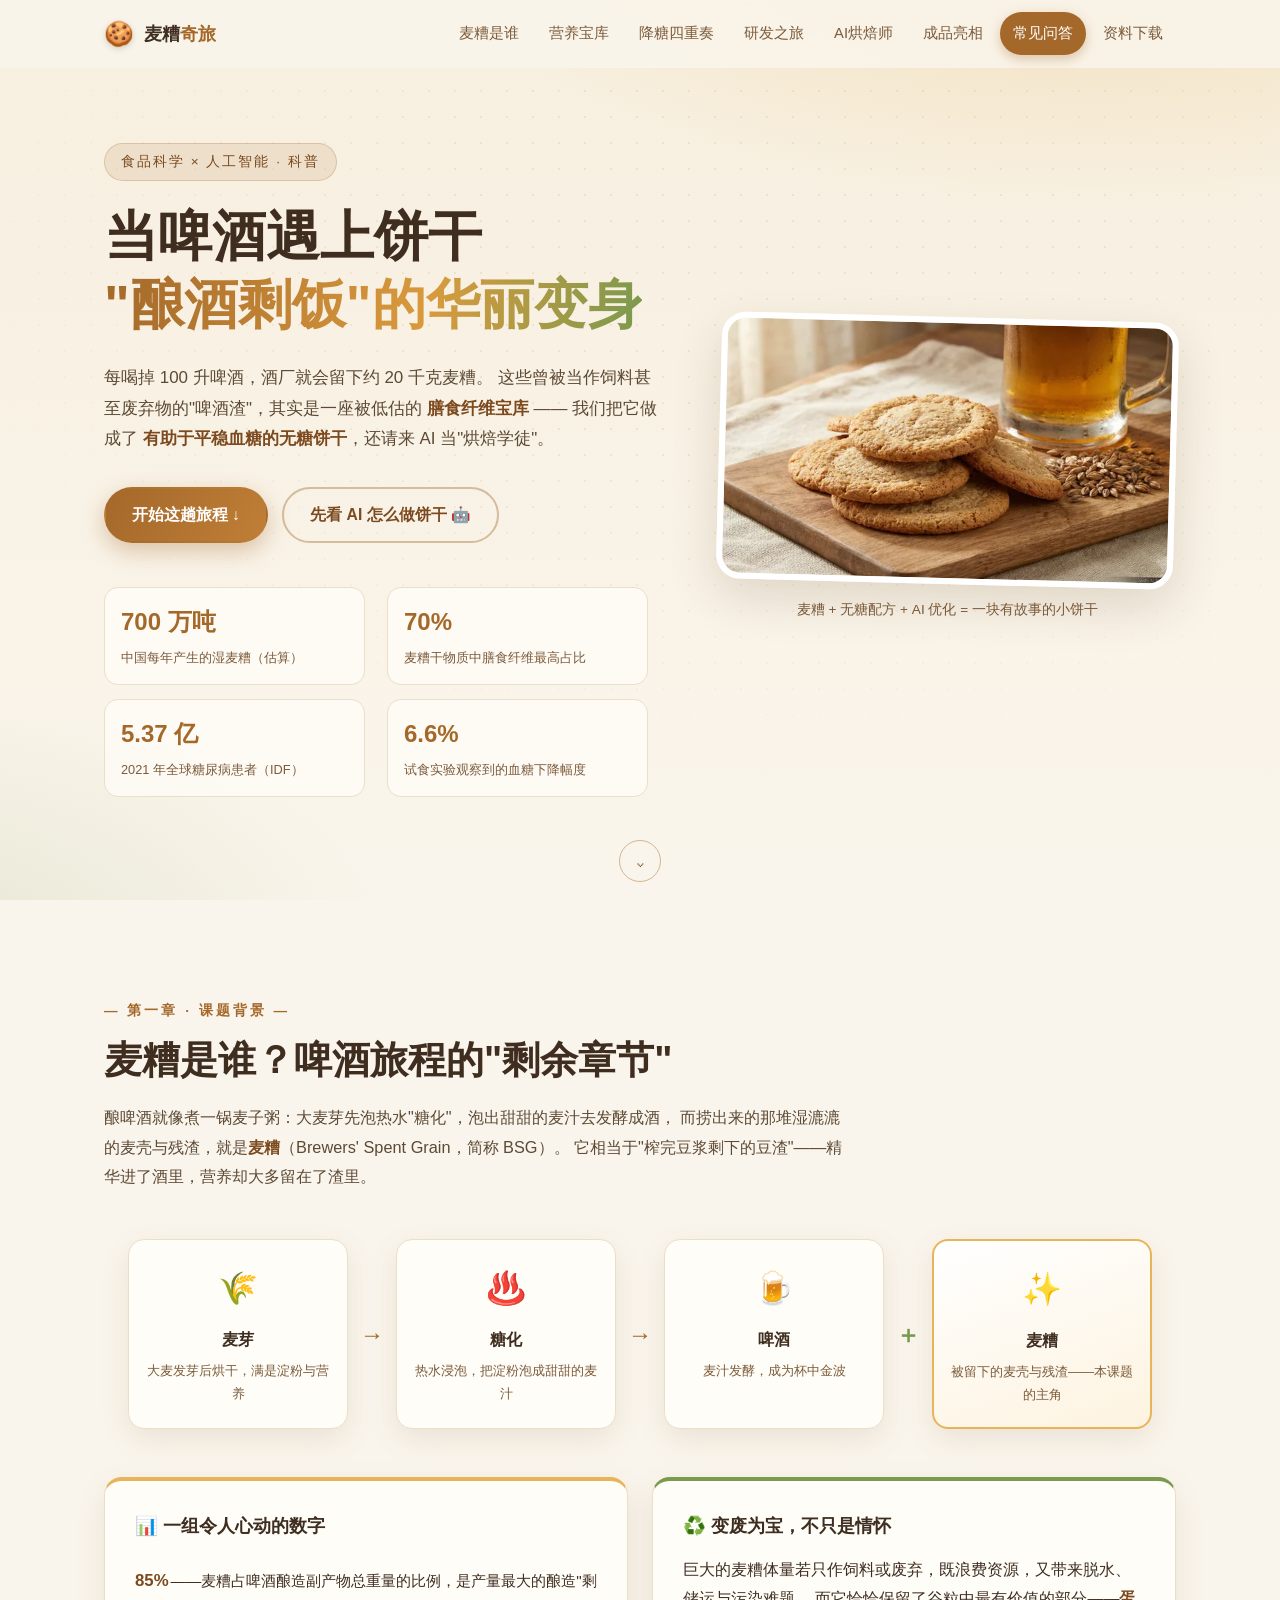
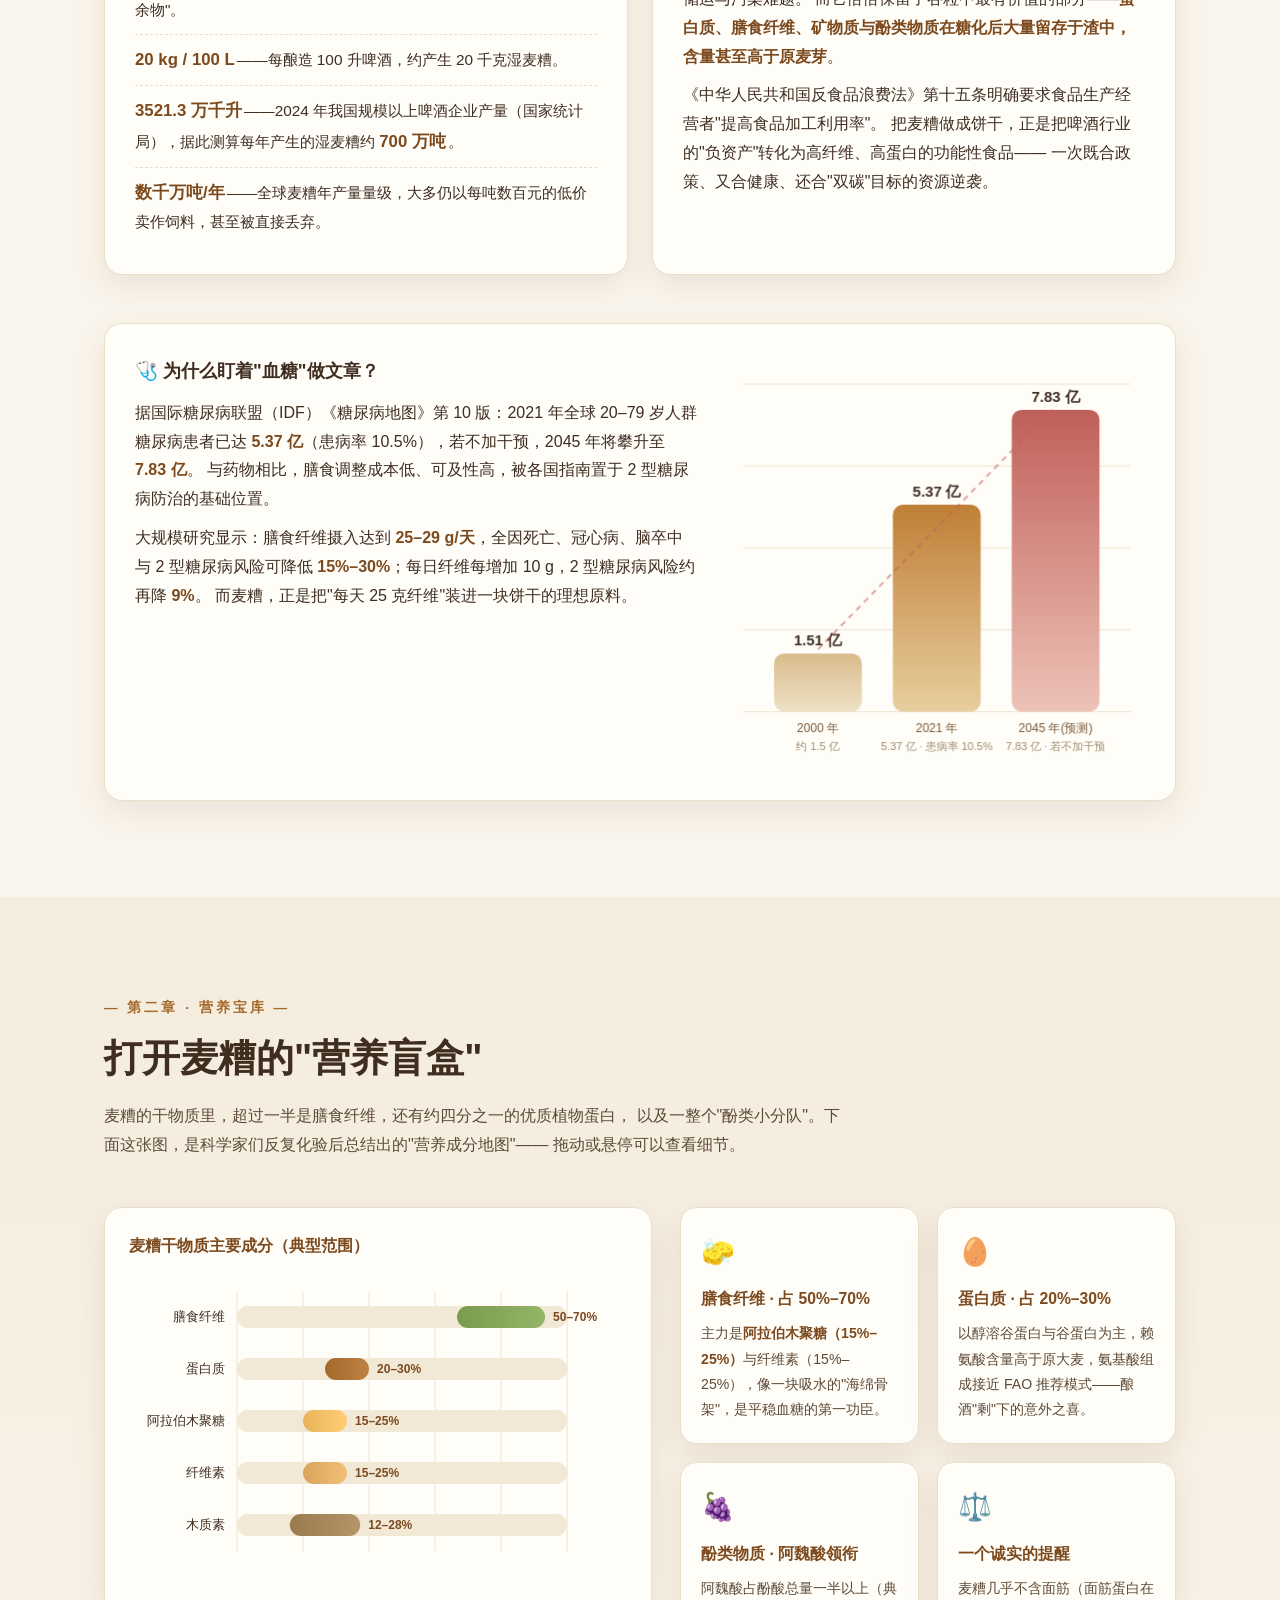
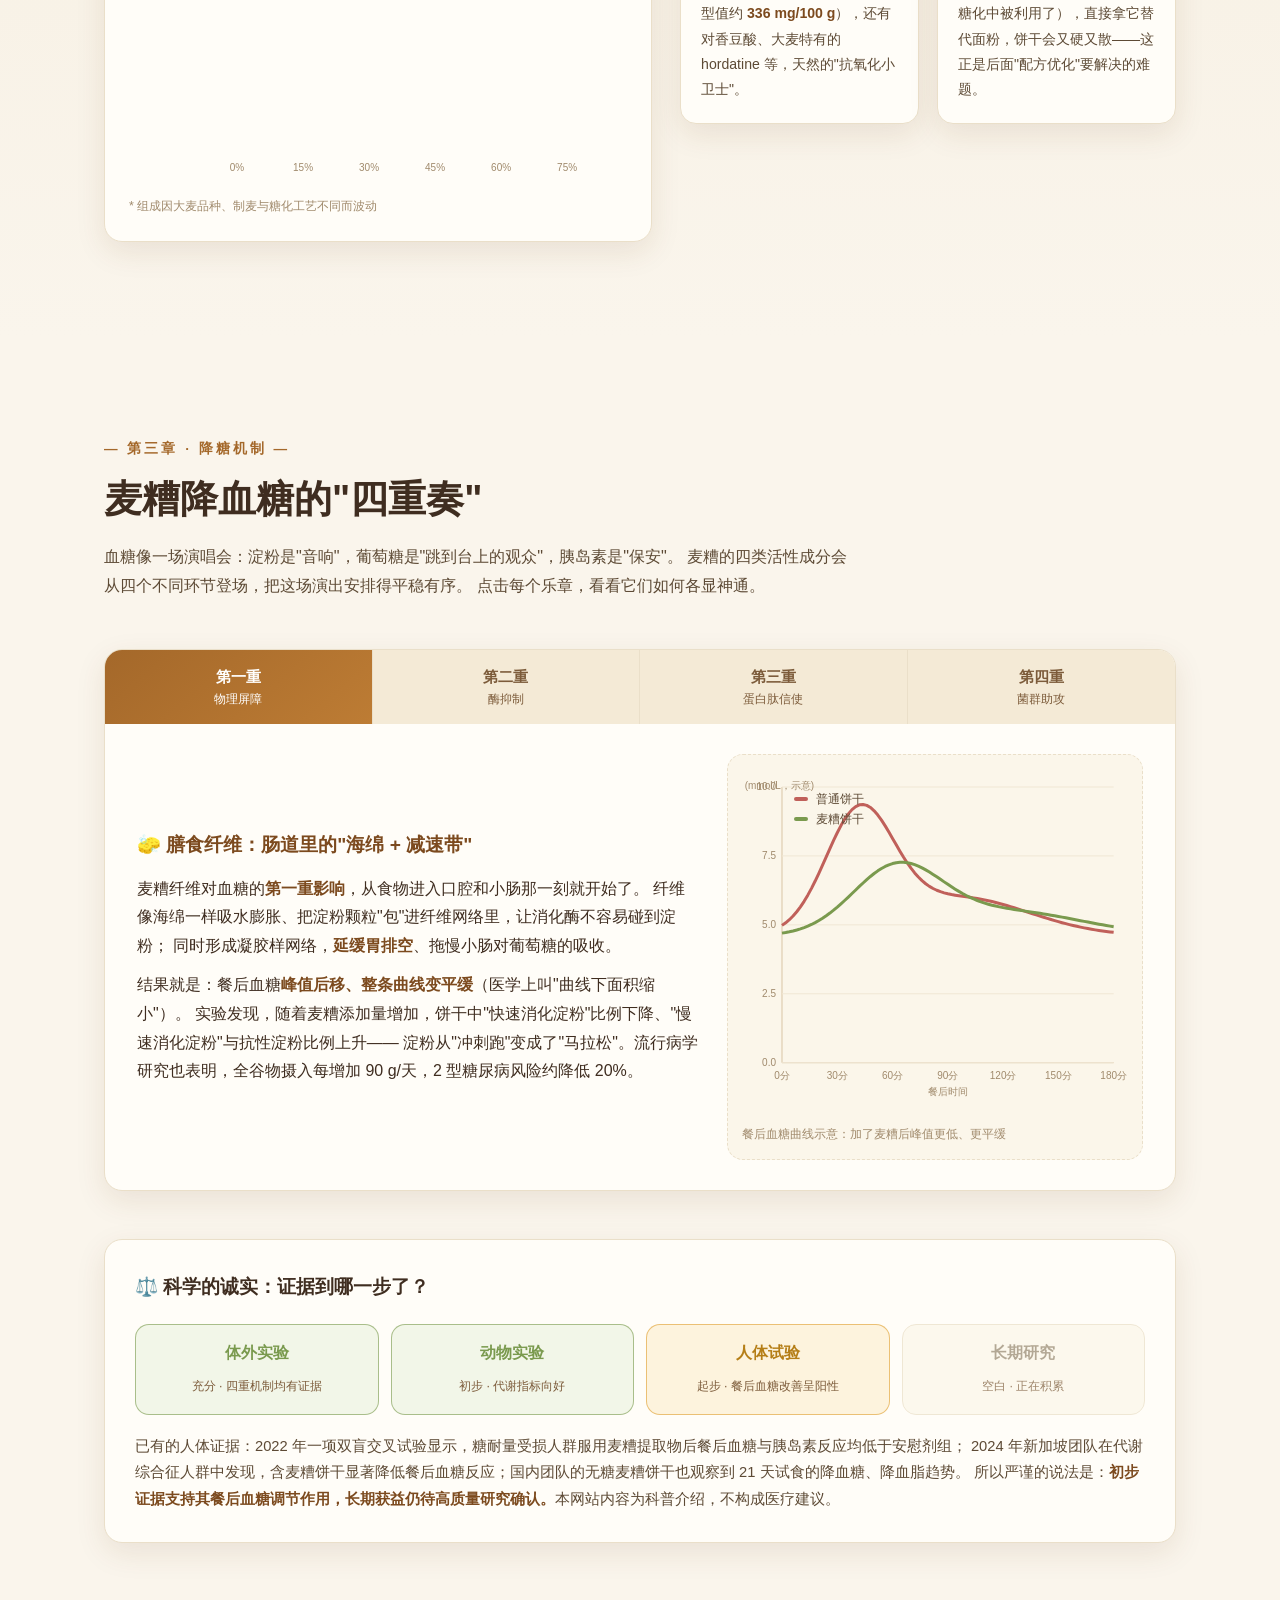
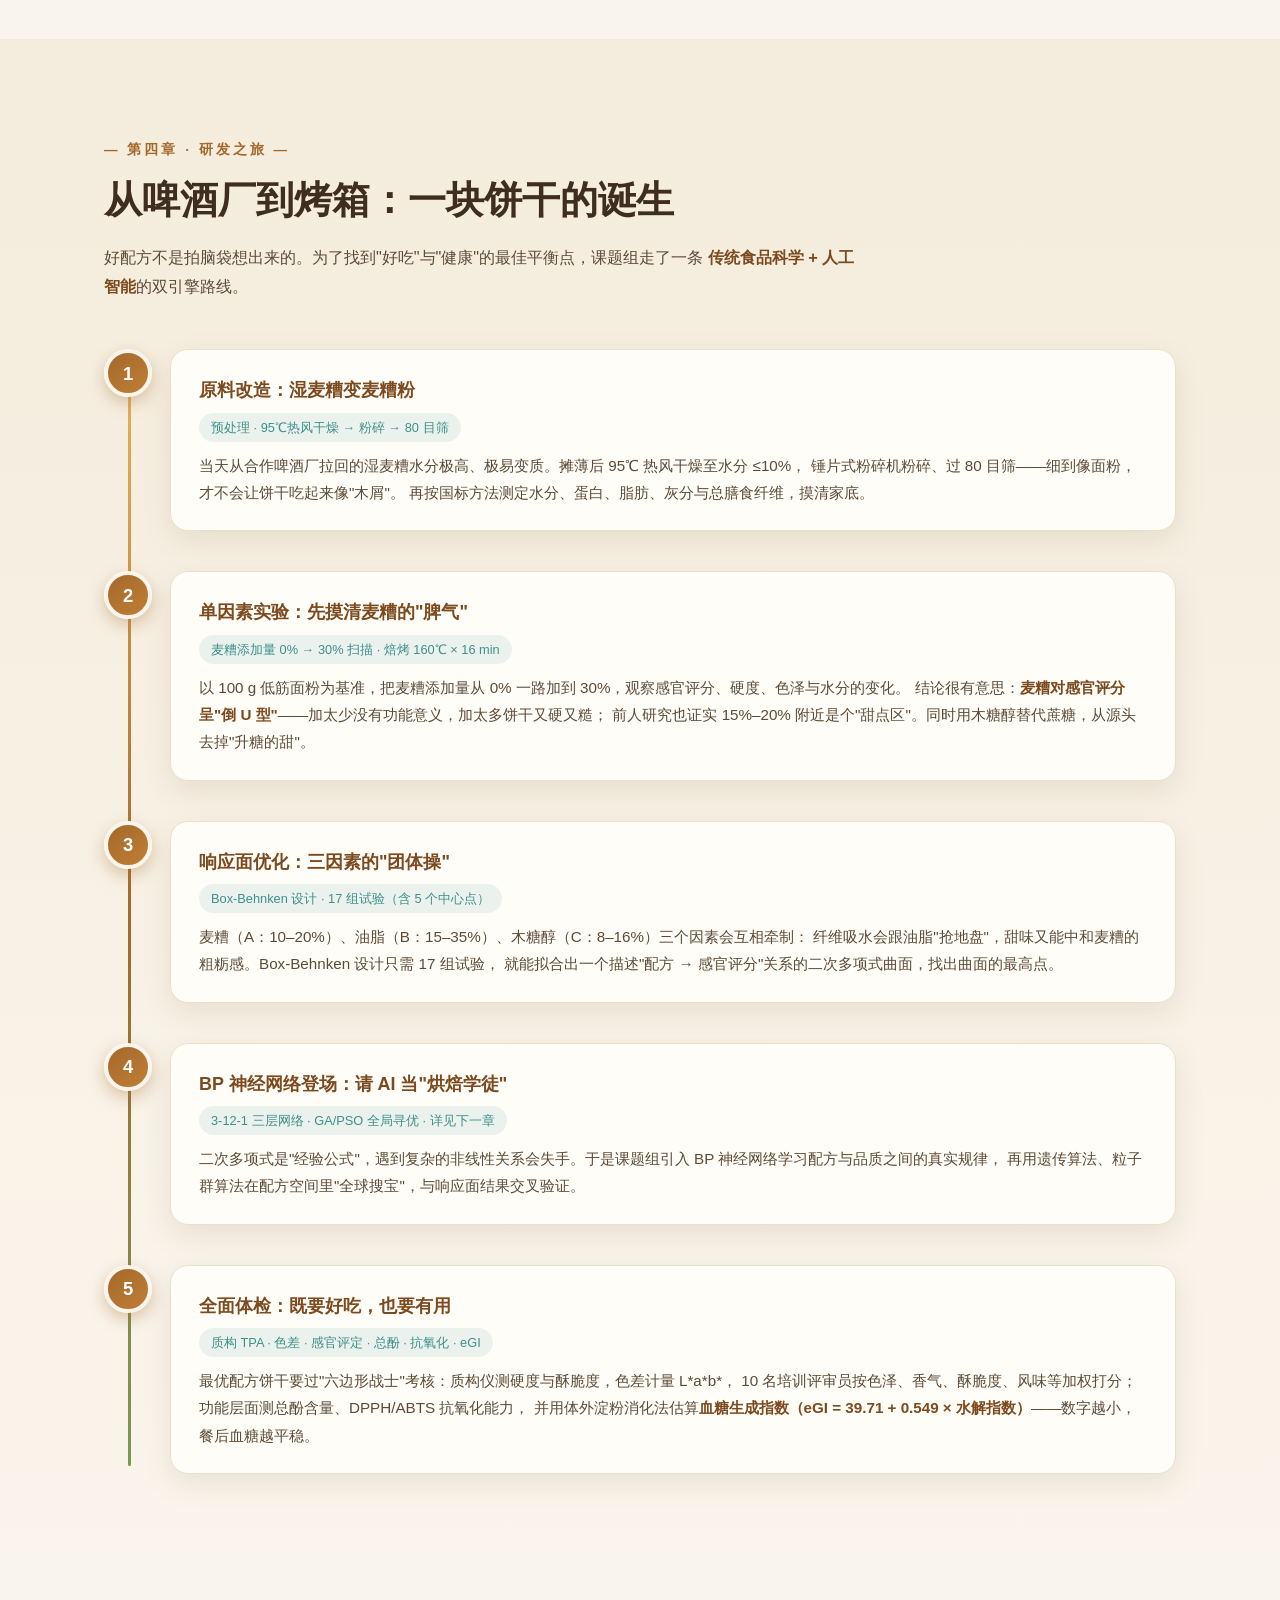
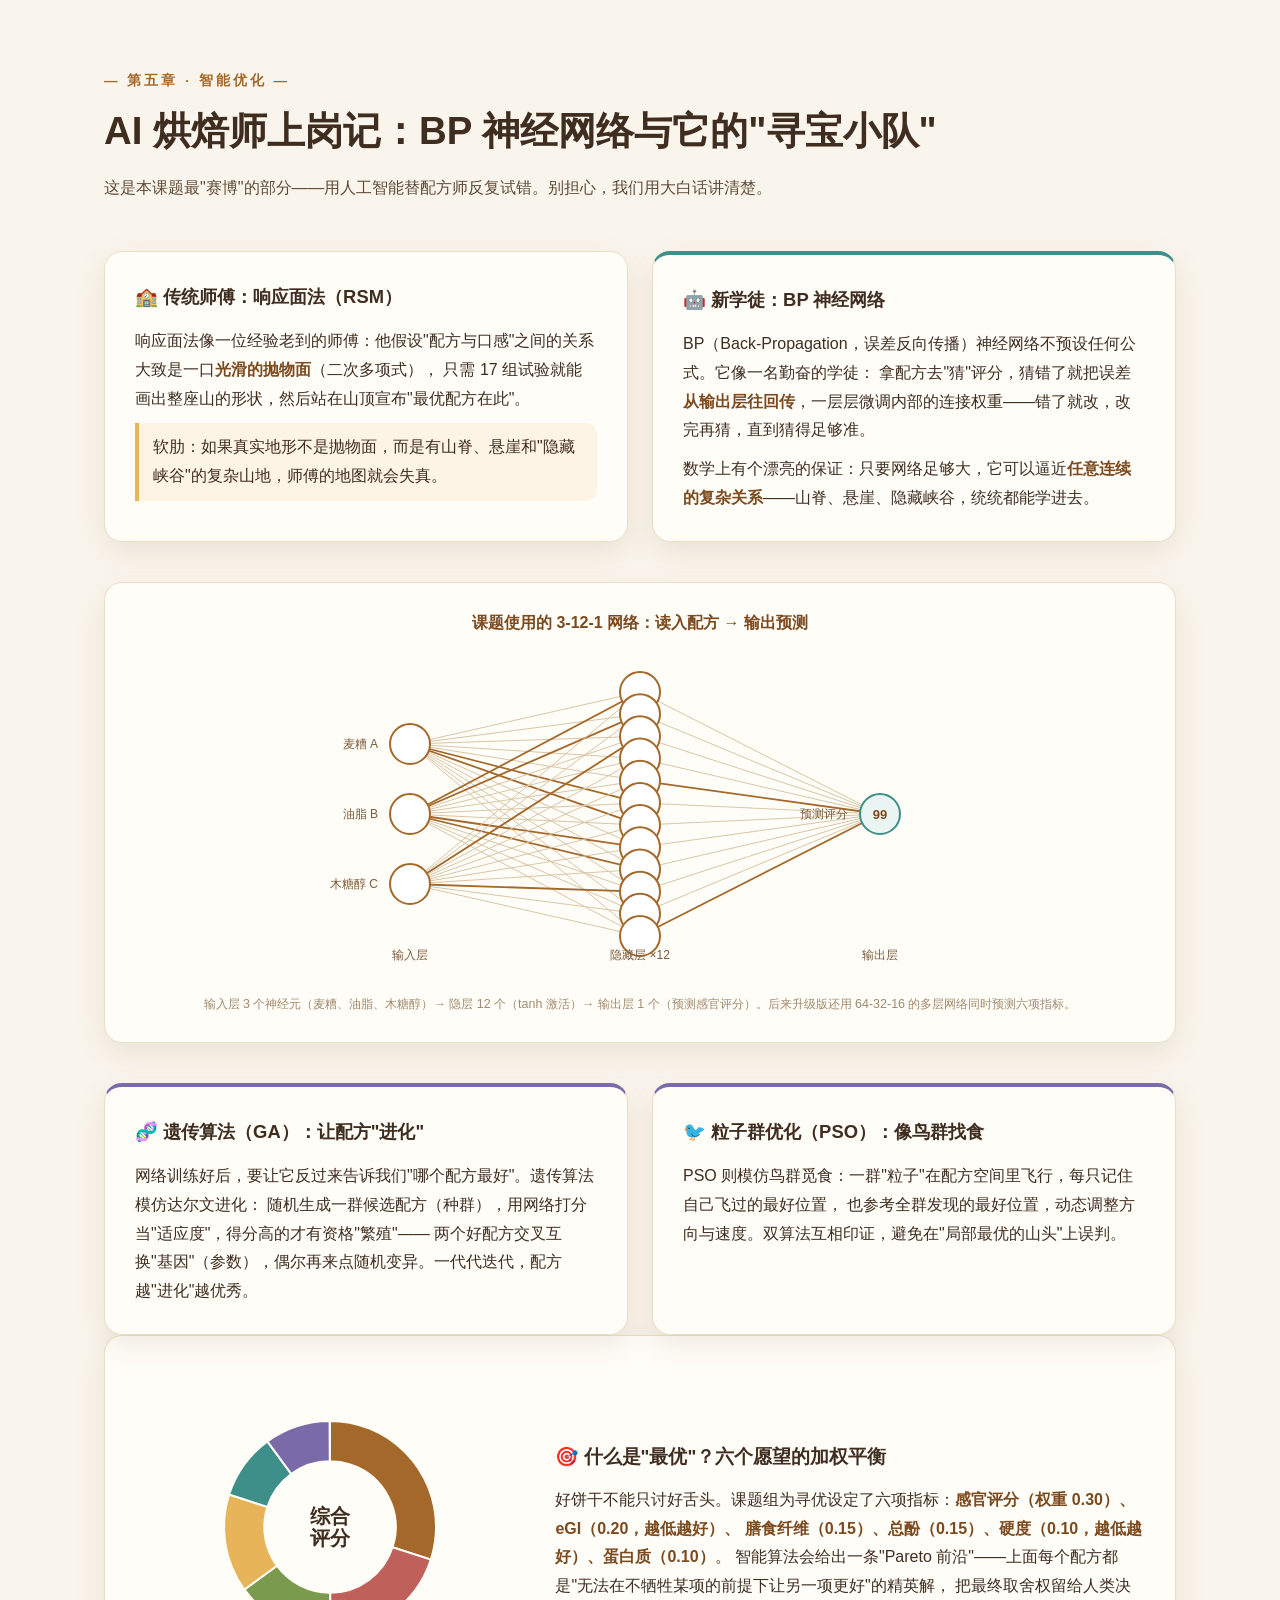
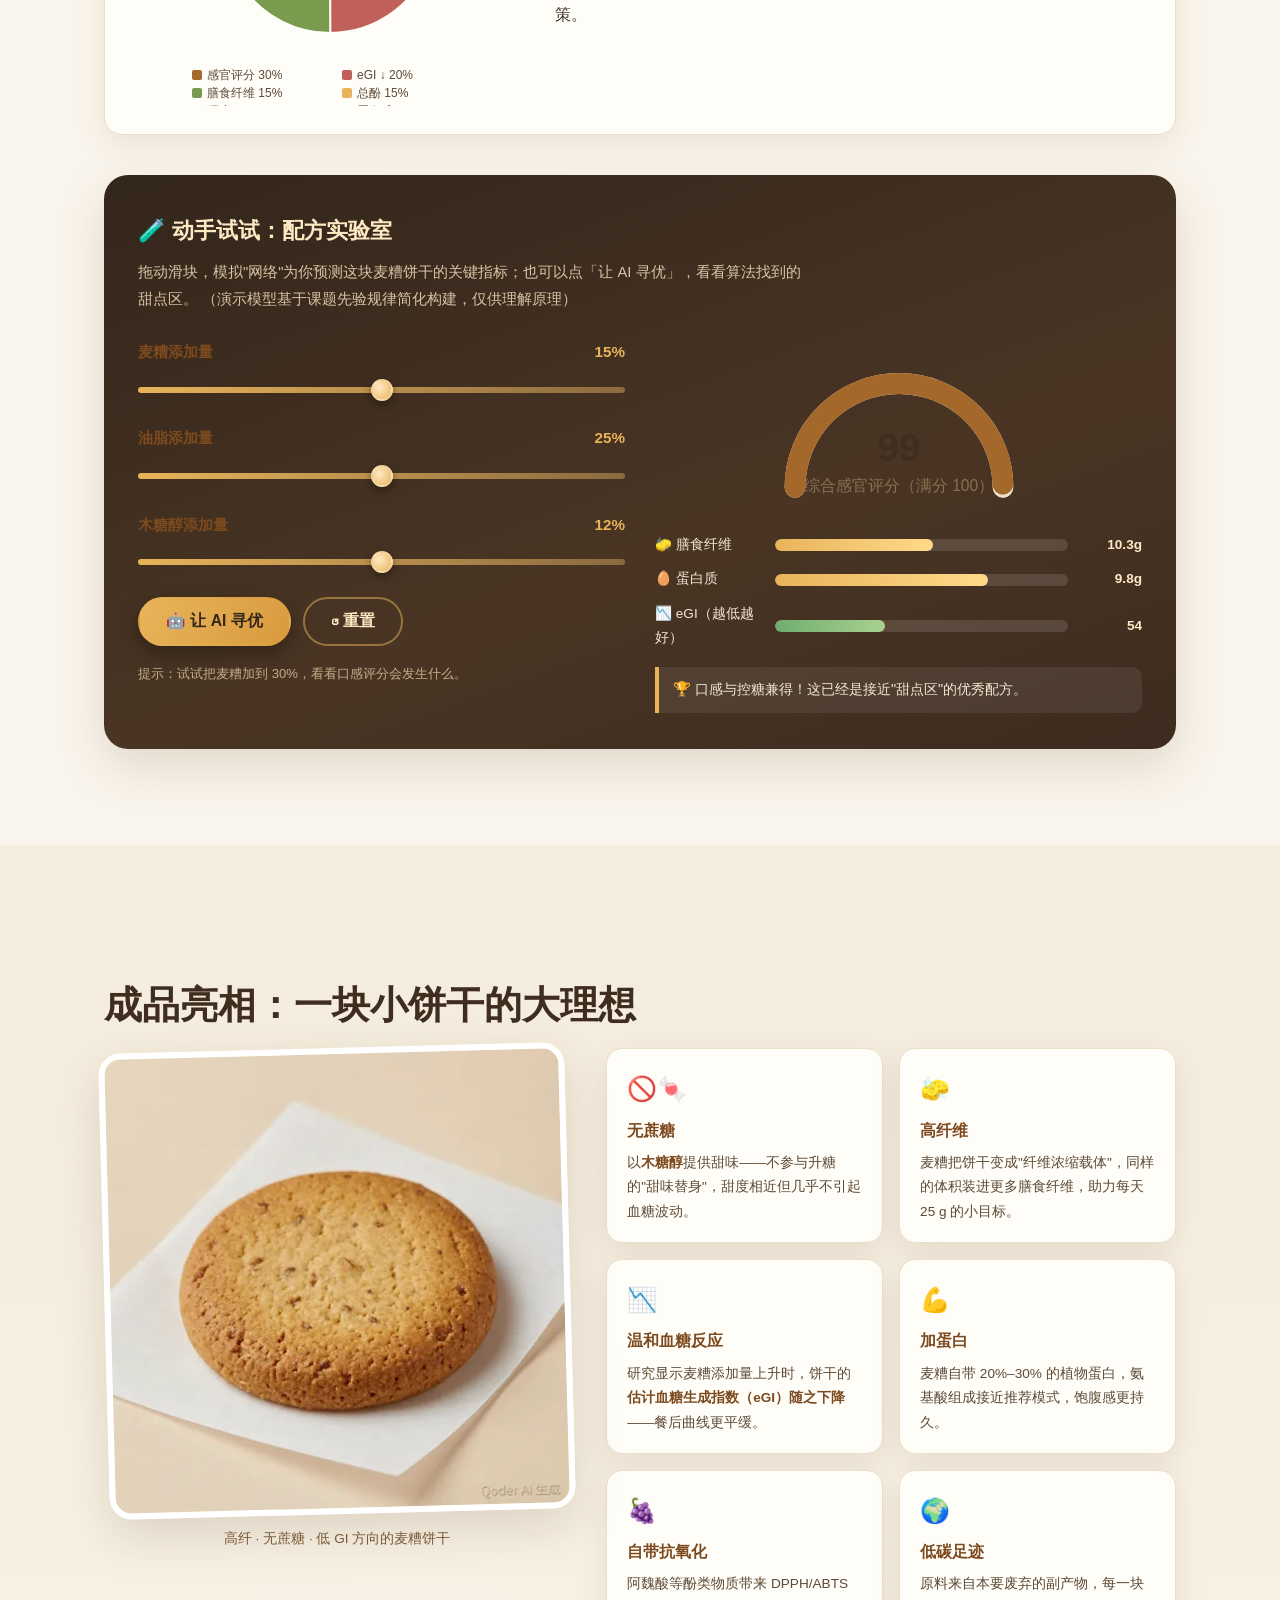
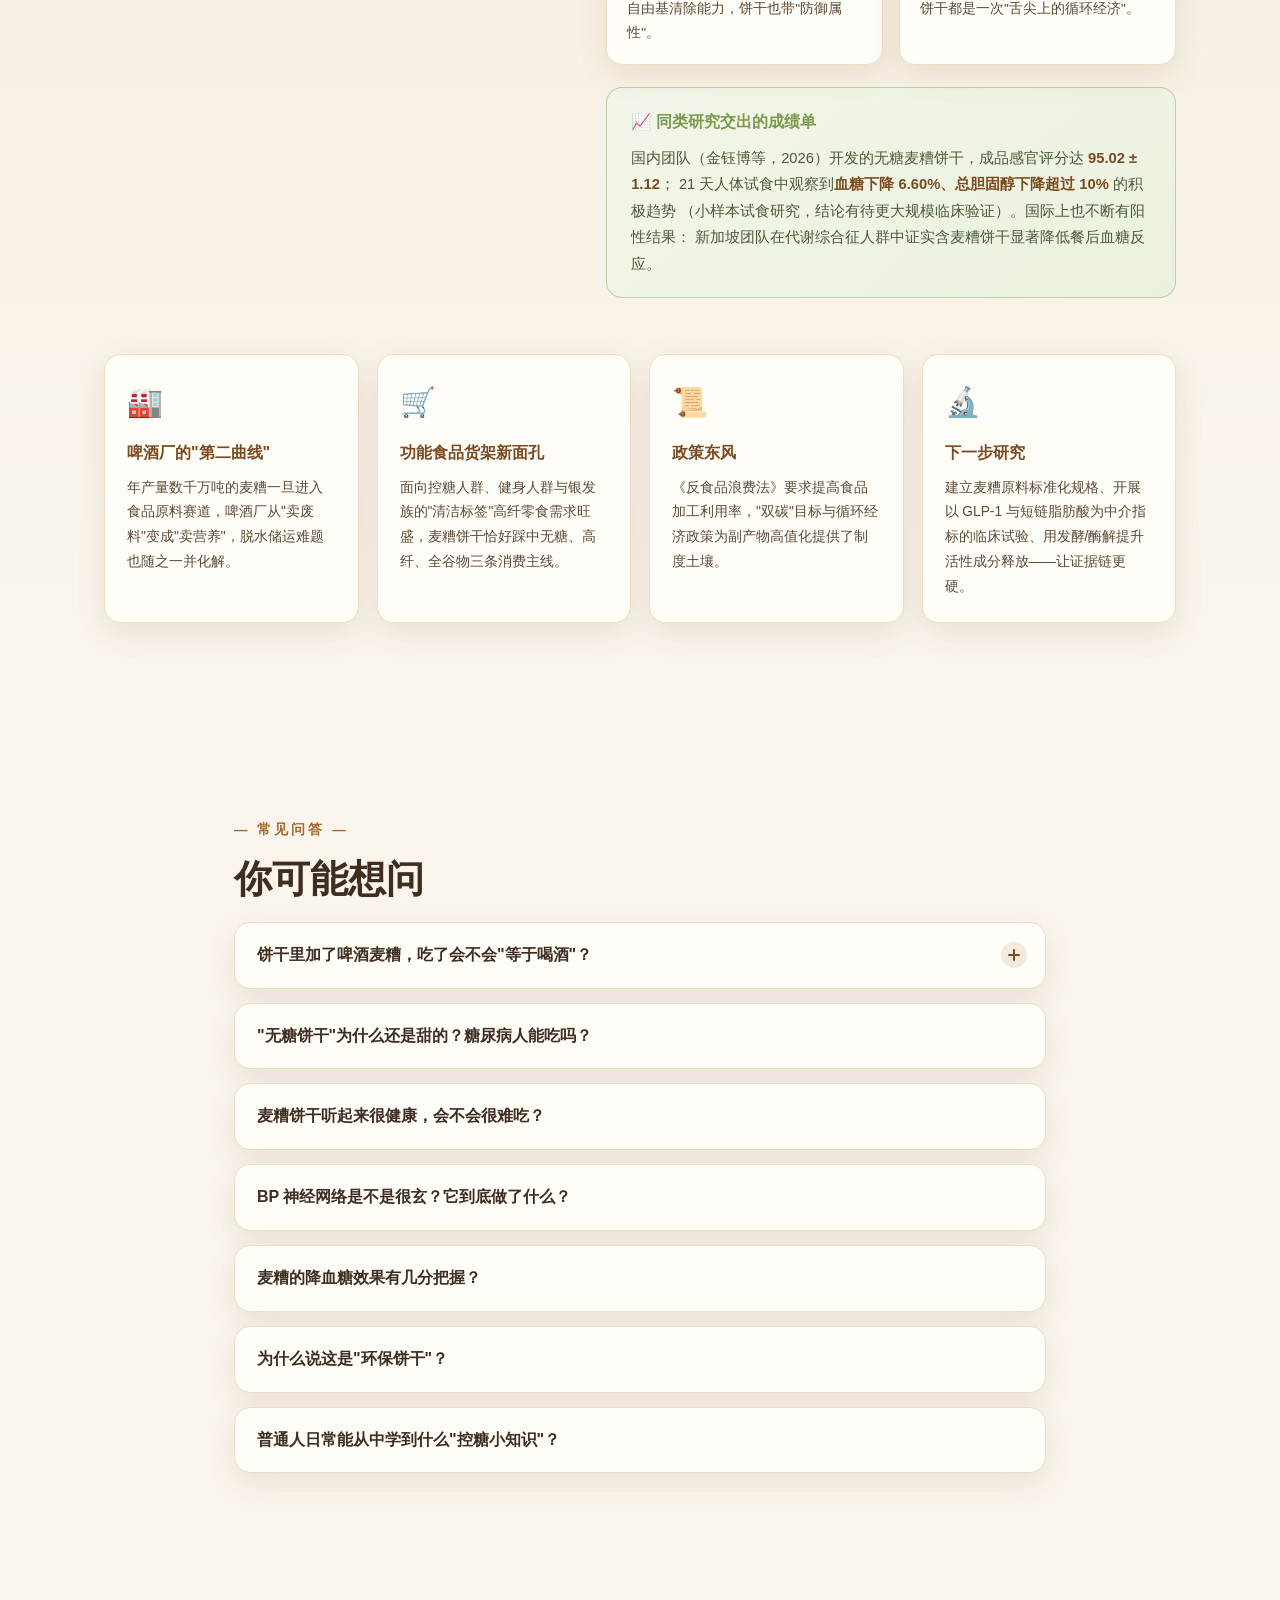
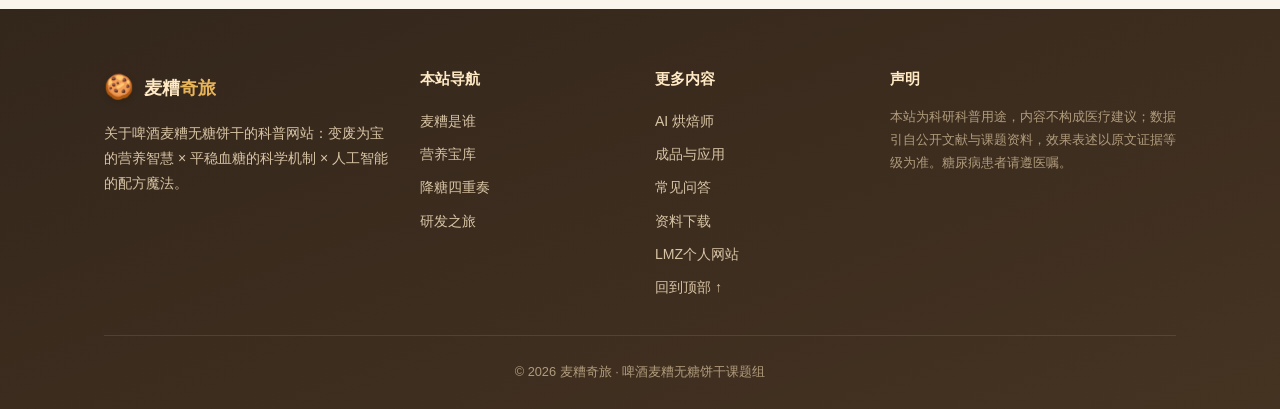
<file: index.html>
<!DOCTYPE html>
<html lang="zh-CN">
<head>
<meta charset="UTF-8">
<meta name="viewport" content="width=device-width, initial-scale=1.0, viewport-fit=cover">
<meta name="theme-color" content="#faf5ec">
<meta name="color-scheme" content="light">
<meta name="format-detection" content="telephone=no">
<title>麦糟奇旅 · 啤酒麦糟无糖饼干科普 | 变废为宝的健康密码</title>
<meta name="description" content="当啤酒遇上饼干：一部关于麦糟的科普故事。了解啤酒麦糟的营养价值、降血糖机制，以及人工智能如何帮我们烘焙出更健康的无糖饼干。">
<link rel="icon" href="data:image/svg+xml,<svg xmlns='http://www.w3.org/2000/svg' viewBox='0 0 100 100'><text y='.9em' font-size='90'>🍪</text></svg>">
<link rel="preload" as="image" imagesrcset="assets/images/hero-640.webp 640w, assets/images/hero-1024.webp 1024w, assets/images/hero-1440.webp 1440w" imagesizes="(max-width: 980px) 100vw, 530px" href="assets/images/hero-640.webp">
<link rel="stylesheet" href="css/style.css">
</head>
<body>

<!-- ================= 顶部导航 ================= -->
<header class="navbar" id="navbar">
  <div class="nav-inner">
    <a class="brand" href="#hero">
      <span class="brand-icon" aria-hidden="true">🍪</span>
      <span class="brand-text">麦糟<em>奇旅</em></span>
    </a>
    <nav class="nav-links" id="navLinks" aria-label="主导航">
      <a href="#background" data-nav="background">麦糟是谁</a>
      <a href="#nutrition" data-nav="nutrition">营养宝库</a>
      <a href="#mechanism" data-nav="mechanism">降糖四重奏</a>
      <a href="#journey" data-nav="journey">研发之旅</a>
      <a href="#ai" data-nav="ai">AI烘焙师</a>
      <a href="#product" data-nav="product">成品亮相</a>
      <a href="#faq" data-nav="faq">常见问答</a>
      <a href="download.html">资料下载</a>
    </nav>
    <button class="nav-toggle" id="navToggle" aria-label="打开菜单" aria-expanded="false">
      <span></span><span></span><span></span>
    </button>
  </div>
</header>

<!-- ================= 首屏 ================= -->
<section class="hero" id="hero">
  <div class="hero-bg" aria-hidden="true"></div>
  <div class="hero-inner">
    <div class="hero-copy">
      <p class="hero-eyebrow">食品科学 × 人工智能 · 科普</p>
      <h1 class="hero-title">
        当啤酒遇上饼干<br>
        <span class="hero-accent">"酿酒剩饭"的华丽变身</span>
      </h1>
      <p class="hero-sub">
        每喝掉 100 升啤酒，酒厂就会留下约 20 千克麦糟。
        这些曾被当作饲料甚至废弃物的"啤酒渣"，其实是一座被低估的
        <strong>膳食纤维宝库</strong> —— 我们把它做成了
        <strong>有助于平稳血糖的无糖饼干</strong>，还请来 AI 当"烘焙学徒"。
      </p>
      <div class="hero-actions">
        <a class="btn btn-primary" href="#background">开始这趟旅程 ↓</a>
        <a class="btn btn-ghost" href="#ai">先看 AI 怎么做饼干 🤖</a>
      </div>
      <ul class="hero-stats">
        <li><b data-count="700" data-suffix=" 万吨">0</b><span>中国每年产生的湿麦糟（估算）</span></li>
        <li><b data-count="70" data-suffix="%">0</b><span>麦糟干物质中膳食纤维最高占比</span></li>
        <li><b data-count="5.37" data-decimal="2" data-suffix=" 亿">0</b><span>2021 年全球糖尿病患者（IDF）</span></li>
        <li><b data-count="6.6" data-decimal="1" data-suffix="%">0</b><span>试食实验观察到的血糖下降幅度</span></li>
      </ul>
    </div>
    <figure class="hero-figure" data-reveal>
      <picture>
        <source type="image/webp" srcset="assets/images/hero-640.webp 640w, assets/images/hero-1024.webp 1024w, assets/images/hero-1440.webp 1440w" sizes="(max-width: 980px) 100vw, 530px">
        <img src="assets/images/hero-1024.jpg" alt="木板上金黄的麦糟无糖饼干、啤酒与麦芽" width="1792" height="1024" loading="eager" fetchpriority="high" decoding="async">
      </picture>
      <figcaption>麦糟 + 无糖配方 + AI 优化 = 一块有故事的小饼干</figcaption>
    </figure>
  </div>
  <a class="scroll-hint" href="#background" aria-label="向下滚动">⌄</a>
</section>

<main>
<!-- ================= 第一章：麦糟是谁 ================= -->
<section class="section" id="background">
  <div class="container">
    <p class="section-tag" data-reveal>第一章 · 课题背景</p>
    <h2 class="section-title" data-reveal>麦糟是谁？啤酒旅程的"剩余章节"</h2>
    <p class="section-lead" data-reveal>
      酿啤酒就像煮一锅麦子粥：大麦芽先泡热水"糖化"，泡出甜甜的麦汁去发酵成酒，
      而捞出来的那堆湿漉漉的麦壳与残渣，就是<b>麦糟</b>（Brewers' Spent Grain，简称 BSG）。
      它相当于"榨完豆浆剩下的豆渣"——精华进了酒里，营养却大多留在了渣里。
    </p>

    <!-- 啤酒酿造流程 -->
    <div class="brew-flow" data-reveal>
      <div class="flow-step">
        <span class="flow-emoji">🌾</span>
        <h4>麦芽</h4>
        <p>大麦发芽后烘干，满是淀粉与营养</p>
      </div>
      <div class="flow-arrow">→</div>
      <div class="flow-step">
        <span class="flow-emoji">♨️</span>
        <h4>糖化</h4>
        <p>热水浸泡，把淀粉泡成甜甜的麦汁</p>
      </div>
      <div class="flow-arrow">→</div>
      <div class="flow-step flow-step-yes">
        <span class="flow-emoji">🍺</span>
        <h4>啤酒</h4>
        <p>麦汁发酵，成为杯中金波</p>
      </div>
      <div class="flow-arrow flow-arrow-split">＋</div>
      <div class="flow-step flow-step-star">
        <span class="flow-emoji">✨</span>
        <h4>麦糟</h4>
        <p>被留下的麦壳与残渣——本课题的主角</p>
      </div>
    </div>

    <div class="grid-2">
      <!-- 数据卡片 -->
      <div class="card card-warm" data-reveal>
        <h3 class="card-title">📊 一组令人心动的数字</h3>
        <ul class="fact-list">
          <li><b>85%</b>——麦糟占啤酒酿造副产物总重量的比例，是产量最大的酿造"剩余物"。</li>
          <li><b>20 kg / 100 L</b>——每酿造 100 升啤酒，约产生 20 千克湿麦糟。</li>
          <li><b>3521.3 万千升</b>——2024 年我国规模以上啤酒企业产量（国家统计局），据此测算每年产生的湿麦糟约 <b>700 万吨</b>。</li>
          <li><b>数千万吨/年</b>——全球麦糟年产量量级，大多仍以每吨数百元的低价卖作饲料，甚至被直接丢弃。</li>
        </ul>
      </div>
      <!-- 变废为宝 -->
      <div class="card card-green" data-reveal>
        <h3 class="card-title">♻️ 变废为宝，不只是情怀</h3>
        <p>
          巨大的麦糟体量若只作饲料或废弃，既浪费资源，又带来脱水、储运与污染难题。
          而它恰恰保留了谷粒中最有价值的部分——<b>蛋白质、膳食纤维、矿物质与酚类物质在糖化后大量留存于渣中，含量甚至高于原麦芽</b>。
        </p>
        <p>
          《中华人民共和国反食品浪费法》第十五条明确要求食品生产经营者"提高食品加工利用率"。
          把麦糟做成饼干，正是把啤酒行业的"负资产"转化为高纤维、高蛋白的功能性食品——
          一次既合政策、又合健康、还合"双碳"目标的资源逆袭。
        </p>
      </div>
    </div>

    <!-- 糖尿病背景 -->
    <div class="split-band" data-reveal>
      <div class="split-band-text">
        <h3>🩺 为什么盯着"血糖"做文章？</h3>
        <p>
          据国际糖尿病联盟（IDF）《糖尿病地图》第 10 版：2021 年全球 20–79 岁人群糖尿病患者已达
          <b>5.37 亿</b>（患病率 10.5%），若不加干预，2045 年将攀升至 <b>7.83 亿</b>。
          与药物相比，膳食调整成本低、可及性高，被各国指南置于 2 型糖尿病防治的基础位置。
        </p>
        <p>
          大规模研究显示：膳食纤维摄入达到 <b>25–29 g/天</b>，全因死亡、冠心病、脑卒中与 2 型糖尿病风险可降低
          <b>15%–30%</b>；每日纤维每增加 10 g，2 型糖尿病风险约再降 <b>9%</b>。
          而麦糟，正是把"每天 25 克纤维"装进一块饼干的理想原料。
        </p>
      </div>
      <div class="split-band-chart">
        <canvas id="diabetesChart" aria-label="全球糖尿病患者人数增长趋势图" role="img"></canvas>
      </div>
    </div>
  </div>
</section>

<!-- ================= 第二章：营养宝库 ================= -->
<section class="section section-alt" id="nutrition">
  <div class="container">
    <p class="section-tag" data-reveal>第二章 · 营养宝库</p>
    <h2 class="section-title" data-reveal>打开麦糟的"营养盲盒"</h2>
    <p class="section-lead" data-reveal>
      麦糟的干物质里，超过一半是膳食纤维，还有约四分之一的优质植物蛋白，
      以及一整个"酚类小分队"。下面这张图，是科学家们反复化验后总结出的"营养成分地图"——
      拖动或悬停可以查看细节。
    </p>

    <div class="nutrition-layout">
      <div class="chart-box" data-reveal>
        <h4 class="chart-title">麦糟干物质主要成分（典型范围）</h4>
        <canvas id="nutritionChart" aria-label="麦糟成分条形图" role="img"></canvas>
        <p class="chart-note">* 组成因大麦品种、制麦与糖化工艺不同而波动</p>
      </div>
      <div class="nutrition-cards">
        <article class="mini-card" data-reveal>
          <span class="mini-emoji">🧽</span>
          <h4>膳食纤维 · 占 50%–70%</h4>
          <p>主力是<b>阿拉伯木聚糖（15%–25%）</b>与纤维素（15%–25%），像一块吸水的"海绵骨架"，是平稳血糖的第一功臣。</p>
        </article>
        <article class="mini-card" data-reveal>
          <span class="mini-emoji">🥚</span>
          <h4>蛋白质 · 占 20%–30%</h4>
          <p>以醇溶谷蛋白与谷蛋白为主，赖氨酸含量高于原大麦，氨基酸组成接近 FAO 推荐模式——酿酒"剩"下的意外之喜。</p>
        </article>
        <article class="mini-card" data-reveal>
          <span class="mini-emoji">🍇</span>
          <h4>酚类物质 · 阿魏酸领衔</h4>
          <p>阿魏酸占酚酸总量一半以上（典型值约 <b>336 mg/100 g</b>），还有对香豆酸、大麦特有的 hordatine 等，天然的"抗氧化小卫士"。</p>
        </article>
        <article class="mini-card" data-reveal>
          <span class="mini-emoji">⚖️</span>
          <h4>一个诚实的提醒</h4>
          <p>麦糟几乎不含面筋（面筋蛋白在糖化中被利用了），直接拿它替代面粉，饼干会又硬又散——这正是后面"配方优化"要解决的难题。</p>
        </article>
      </div>
    </div>
  </div>
</section>

<!-- ================= 第三章：降糖机制 ================= -->
<section class="section" id="mechanism">
  <div class="container">
    <p class="section-tag" data-reveal>第三章 · 降糖机制</p>
    <h2 class="section-title" data-reveal>麦糟降血糖的"四重奏"</h2>
    <p class="section-lead" data-reveal>
      血糖像一场演唱会：淀粉是"音响"，葡萄糖是"跳到台上的观众"，胰岛素是"保安"。
      麦糟的四类活性成分会从四个不同环节登场，把这场演出安排得平稳有序。
      点击每个乐章，看看它们如何各显神通。
    </p>

    <div class="mech-tabs" data-reveal>
      <div class="mech-tab-list" role="tablist" aria-label="降糖机制四重奏">
        <button class="mech-tab is-active" role="tab" aria-selected="true" data-mech="1">第一重<br><small>物理屏障</small></button>
        <button class="mech-tab" role="tab" aria-selected="false" data-mech="2">第二重<br><small>酶抑制</small></button>
        <button class="mech-tab" role="tab" aria-selected="false" data-mech="3">第三重<br><small>蛋白肽信使</small></button>
        <button class="mech-tab" role="tab" aria-selected="false" data-mech="4">第四重<br><small>菌群助攻</small></button>
      </div>

      <div class="mech-panel is-active" data-mech-panel="1" role="tabpanel">
        <div class="mech-panel-grid">
          <div>
            <h3>🧽 膳食纤维：肠道里的"海绵 + 减速带"</h3>
            <p>
              麦糟纤维对血糖的<b>第一重影响</b>，从食物进入口腔和小肠那一刻就开始了。
              纤维像海绵一样吸水膨胀、把淀粉颗粒"包"进纤维网络里，让消化酶不容易碰到淀粉；
              同时形成凝胶样网络，<b>延缓胃排空</b>、拖慢小肠对葡萄糖的吸收。
            </p>
            <p>
              结果就是：餐后血糖<b>峰值后移、整条曲线变平缓</b>（医学上叫"曲线下面积缩小"）。
              实验发现，随着麦糟添加量增加，饼干中"快速消化淀粉"比例下降、"慢速消化淀粉"与抗性淀粉比例上升——
              淀粉从"冲刺跑"变成了"马拉松"。流行病学研究也表明，全谷物摄入每增加 90 g/天，2 型糖尿病风险约降低 20%。
            </p>
          </div>
          <div class="mech-visual">
            <canvas id="mechChart1" aria-label="普通饼干与麦糟饼干餐后血糖曲线对比示意" role="img"></canvas>
            <p class="chart-note">餐后血糖曲线示意：加了麦糟后峰值更低、更平缓</p>
          </div>
        </div>
      </div>

      <div class="mech-panel" data-mech-panel="2" role="tabpanel" hidden>
        <div class="mech-panel-grid">
          <div>
            <h3>🛑 酚类物质：给消化酶"踩刹车"</h3>
            <p>
              淀粉变成葡萄糖，需要"剪刀手"酶来剪：α-淀粉酶先把大淀粉剪成小段，α-葡萄糖苷酶再把小段剪成葡萄糖。
              一些降糖药（如阿卡波糖）的原理，正是抢在酶前面"占住剪刀"。
            </p>
            <p>
              麦糟中的酚类物质——<b>阿魏酸、对香豆酸，以及大麦特有的 hordatine</b>——天然就有"占剪刀"的本事：
              研究显示总酚含量越高的麦糟提取物，对两种消化酶的抑制越强；hordatine 还能抑制肝脏里负责"放糖入库"的糖原磷酸化酶，
              相当于同时管住了"肠道进糖"和"肝脏出糖"两道闸门。
            </p>
          </div>
          <div class="mech-visual mech-visual-svg">
            <svg viewBox="0 0 320 220" role="img" aria-label="酚类物质抑制消化酶示意图">
              <rect x="20" y="80" width="80" height="46" rx="10" fill="#e8b45a"/>
              <text x="60" y="108" text-anchor="middle" font-size="15">淀粉 🍞</text>
              <path d="M105 103 h40" stroke="#8a5a24" stroke-width="4" stroke-dasharray="6 5"/>
              <rect x="150" y="80" width="90" height="46" rx="23" fill="#c0605a"/>
              <text x="195" y="108" text-anchor="middle" font-size="13" fill="#fff">消化酶 ✂️</text>
              <path d="M195 60 q0 -26 40 -18" stroke="#7a9a4e" stroke-width="3" fill="none"/>
              <circle cx="240" cy="40" r="16" fill="#7a9a4e"/>
              <text x="240" y="45" text-anchor="middle" font-size="14">🛑</text>
              <text x="240" y="20" text-anchor="middle" font-size="11" fill="#5b7439">阿魏酸等酚类</text>
              <path d="M105 130 h40" stroke="#bbb" stroke-width="3"/>
              <text x="195" y="135" text-anchor="middle" font-size="11" fill="#a4682a">葡萄糖释放 ⇒ 变慢</text>
              <text x="160" y="180" text-anchor="middle" font-size="12" fill="#7c5b3a">剪刀被"占住"，淀粉变成葡萄糖的速度放缓</text>
              <text x="160" y="200" text-anchor="middle" font-size="12" fill="#7c5b3a">餐后血糖不再一飞冲天</text>
            </svg>
          </div>
        </div>
      </div>

      <div class="mech-panel" data-mech-panel="3" role="tabpanel" hidden>
        <div class="mech-panel-grid">
          <div>
            <h3>📮 蛋白肽：穿越肠道送信的"小信使"</h3>
            <p>
              麦糟蛋白被酶解后会产生一些小片段——<b>生物活性肽</b>。它们有两手绝活：
            </p>
            <p>
              其一，抑制 <b>DPP-IV</b> 酶。我们肠子里有种天然降糖激素 GLP-1（"饱腹信号兵"），可惜刚出场就会被 DPP-IV 降解；
              抑制 DPP-IV 就能让 GLP-1 多工作一会儿，帮身体分泌胰岛素——这正是很多降糖药的思路。
            </p>
            <p>
              其二，2025 年的研究在肠道模型里证实，麦糟蛋白水解物中的 <b>IPVP、LPIA 两个肽段</b>能穿过肠上皮屏障，
              直接刺激胰岛 β 细胞分泌胰岛素。相当于从肠道到胰腺发了一封"请分泌胰岛素"的加急信。
            </p>
          </div>
          <div class="mech-visual mech-visual-svg">
            <svg viewBox="0 0 320 220" role="img" aria-label="麦糟肽段跨肠上皮刺激胰岛素分泌示意图">
              <rect x="15" y="60" width="70" height="40" rx="10" fill="#e8b45a"/>
              <text x="50" y="85" text-anchor="middle" font-size="13">麦糟肽</text>
              <path d="M88 80 h30" stroke="#8a5a24" stroke-width="4" stroke-dasharray="5 4"/>
              <rect x="120" y="35" width="60" height="110" rx="8" fill="#f3e2c0" stroke="#d9bc8a"/>
              <text x="150" y="70" text-anchor="middle" font-size="12">肠道</text>
              <text x="150" y="90" text-anchor="middle" font-size="12">屏障</text>
              <path d="M182 80 h30" stroke="#8a5a24" stroke-width="4" stroke-dasharray="5 4"/>
              <circle cx="245" cy="80" r="26" fill="#c0605a"/>
              <text x="245" y="76" text-anchor="middle" font-size="11" fill="#fff">胰岛 β</text>
              <text x="245" y="92" text-anchor="middle" font-size="11" fill="#fff">细胞</text>
              <path d="M245 54 q0 -18 0 -26" stroke="#c0605a" stroke-width="3" marker-end="url(#arrowR)"/>
              <text x="245" y="22" text-anchor="middle" font-size="12" fill="#c0605a">胰岛素 ↑</text>
              <text x="160" y="185" text-anchor="middle" font-size="12" fill="#7c5b3a">小肽穿过肠道、直达胰岛，"点名"分泌胰岛素</text>
            </svg>
          </div>
        </div>
      </div>

      <div class="mech-panel" data-mech-panel="4" role="tabpanel" hidden>
        <div class="mech-panel-grid">
          <div>
            <h3>🌱 肠道菌群：住在结肠里的"助攻军团"</h3>
            <p>
              小肠没消化的麦糟纤维来到结肠，被这里的数万亿细菌"开饭"。有益菌（如双歧杆菌）吃完纤维，
              会生产<b>短链脂肪酸（SCFA）</b>——这是它们的"代谢礼物"。
            </p>
            <p>
              SCFA 能激活肠道 L 细胞上的感受器，促进 <b>GLP-1</b> 分泌，进而改善胰岛素敏感性、延缓胃排空、带来饱腹感。
              标志性的临床研究显示：高纤维饮食干预后糖尿病患者的糖化血红蛋白显著下降，且改善程度与产 SCFA 菌群的丰度正相关——
              把菌群移植给无菌小鼠，健康收益也能跟着"打包转让"。
            </p>
            <p>
              更妙的是，麦糟中结合在细胞壁上的酚酸，也会在发酵中被菌群逐步"解锁"释放。
              这种<b>"纤维 + 酚类"双重释放</b>的特性，让麦糟区别于普通纤维补充剂。
            </p>
          </div>
          <div class="mech-visual mech-visual-svg">
            <svg viewBox="0 0 320 220" role="img" aria-label="麦糟纤维经菌群发酵产生短链脂肪酸促进GLP-1分泌示意图">
              <rect x="18" y="70" width="90" height="44" rx="10" fill="#e8b45a"/>
              <text x="63" y="97" text-anchor="middle" font-size="13">麦糟纤维 🧵</text>
              <path d="M112 92 h26" stroke="#8a5a24" stroke-width="4" stroke-dasharray="5 4"/>
              <circle cx="185" cy="92" r="34" fill="#7a9a4e" opacity="0.92"/>
              <text x="185" y="88" text-anchor="middle" font-size="12" fill="#fff">肠道菌群</text>
              <text x="185" y="104" text-anchor="middle" font-size="11" fill="#fff">🦠🦠🦠</text>
              <path d="M221 92 h24" stroke="#5b7439" stroke-width="4" stroke-dasharray="5 4"/>
              <rect x="246" y="72" width="60" height="40" rx="8" fill="#3e8f8a"/>
              <text x="276" y="97" text-anchor="middle" font-size="11" fill="#fff">SCFA</text>
              <text x="160" y="40" text-anchor="middle" font-size="12" fill="#3e8f8a">↓ 促进 GLP-1 分泌 → 胰岛素敏感性 ↑</text>
              <text x="160" y="165" text-anchor="middle" font-size="12" fill="#7c5b3a">纤维喂饱好菌，好菌产出 SCFA，</text>
              <text x="160" y="185" text-anchor="middle" font-size="12" fill="#7c5b3a">SCFA 再替你跟身体"谈血糖"</text>
            </svg>
          </div>
        </div>
      </div>
    </div>

    <!-- 证据天平 -->
    <div class="evidence-band" data-reveal>
      <h3>⚖️ 科学的诚实：证据到哪一步了？</h3>
      <div class="evidence-track">
        <div class="evidence-step done"><b>体外实验</b><span>充分 · 四重机制均有证据</span></div>
        <div class="evidence-step done"><b>动物实验</b><span>初步 · 代谢指标向好</span></div>
        <div class="evidence-step doing"><b>人体试验</b><span>起步 · 餐后血糖改善呈阳性</span></div>
        <div class="evidence-step todo"><b>长期研究</b><span>空白 · 正在积累</span></div>
      </div>
      <p class="evidence-note">
        已有的人体证据：2022 年一项双盲交叉试验显示，糖耐量受损人群服用麦糟提取物后餐后血糖与胰岛素反应均低于安慰剂组；
        2024 年新加坡团队在代谢综合征人群中发现，含麦糟饼干显著降低餐后血糖反应；国内团队的无糖麦糟饼干也观察到 21 天试食的降血糖、降血脂趋势。
        所以严谨的说法是：<b>初步证据支持其餐后血糖调节作用，长期获益仍待高质量研究确认。</b>本网站内容为科普介绍，不构成医疗建议。
      </p>
    </div>
  </div>
</section>

<!-- ================= 第四章：研发之旅 ================= -->
<section class="section section-alt" id="journey">
  <div class="container">
    <p class="section-tag" data-reveal>第四章 · 研发之旅</p>
    <h2 class="section-title" data-reveal>从啤酒厂到烤箱：一块饼干的诞生</h2>
    <p class="section-lead" data-reveal>
      好配方不是拍脑袋想出来的。为了找到"好吃"与"健康"的最佳平衡点，课题组走了一条
      <b>传统食品科学 + 人工智能</b>的双引擎路线。
    </p>

    <ol class="timeline">
      <li class="tl-item" data-reveal>
        <div class="tl-marker">1</div>
        <div class="tl-body">
          <h3>原料改造：湿麦糟变麦糟粉</h3>
          <span class="tl-meta">预处理 · 95℃热风干燥 → 粉碎 → 80 目筛</span>
          <p>
            当天从合作啤酒厂拉回的湿麦糟水分极高、极易变质。摊薄后 95℃ 热风干燥至水分 ≤10%，
            锤片式粉碎机粉碎、过 80 目筛——细到像面粉，才不会让饼干吃起来像"木屑"。
            再按国标方法测定水分、蛋白、脂肪、灰分与总膳食纤维，摸清家底。
          </p>
        </div>
      </li>
      <li class="tl-item" data-reveal>
        <div class="tl-marker">2</div>
        <div class="tl-body">
          <h3>单因素实验：先摸清麦糟的"脾气"</h3>
          <span class="tl-meta">麦糟添加量 0% → 30% 扫描 · 焙烤 160℃ × 16 min</span>
          <p>
            以 100 g 低筋面粉为基准，把麦糟添加量从 0% 一路加到 30%，观察感官评分、硬度、色泽与水分的变化。
            结论很有意思：<b>麦糟对感官评分呈"倒 U 型"</b>——加太少没有功能意义，加太多饼干又硬又糙；
            前人研究也证实 15%–20% 附近是个"甜点区"。同时用木糖醇替代蔗糖，从源头去掉"升糖的甜"。
          </p>
        </div>
      </li>
      <li class="tl-item" data-reveal>
        <div class="tl-marker">3</div>
        <div class="tl-body">
          <h3>响应面优化：三因素的"团体操"</h3>
          <span class="tl-meta">Box-Behnken 设计 · 17 组试验（含 5 个中心点）</span>
          <p>
            麦糟（A：10–20%）、油脂（B：15–35%）、木糖醇（C：8–16%）三个因素会互相牵制：
            纤维吸水会跟油脂"抢地盘"，甜味又能中和麦糟的粗粝感。Box-Behnken 设计只需 17 组试验，
            就能拟合出一个描述"配方 → 感官评分"关系的二次多项式曲面，找出曲面的最高点。
          </p>
        </div>
      </li>
      <li class="tl-item" data-reveal>
        <div class="tl-marker">4</div>
        <div class="tl-body">
          <h3>BP 神经网络登场：请 AI 当"烘焙学徒"</h3>
          <span class="tl-meta">3-12-1 三层网络 · GA/PSO 全局寻优 · 详见下一章</span>
          <p>
            二次多项式是"经验公式"，遇到复杂的非线性关系会失手。于是课题组引入 BP 神经网络学习配方与品质之间的真实规律，
            再用遗传算法、粒子群算法在配方空间里"全球搜宝"，与响应面结果交叉验证。
          </p>
        </div>
      </li>
      <li class="tl-item" data-reveal>
        <div class="tl-marker">5</div>
        <div class="tl-body">
          <h3>全面体检：既要好吃，也要有用</h3>
          <span class="tl-meta">质构 TPA · 色差 · 感官评定 · 总酚 · 抗氧化 · eGI</span>
          <p>
            最优配方饼干要过"六边形战士"考核：质构仪测硬度与酥脆度，色差计量 L*a*b*，
            10 名培训评审员按色泽、香气、酥脆度、风味等加权打分；功能层面测总酚含量、DPPH/ABTS 抗氧化能力，
            并用体外淀粉消化法估算<b>血糖生成指数（eGI = 39.71 + 0.549 × 水解指数）</b>——数字越小，餐后血糖越平稳。
          </p>
        </div>
      </li>
    </ol>
  </div>
</section>

<!-- ================= 第五章：AI 烘焙师 ================= -->
<section class="section" id="ai">
  <div class="container">
    <p class="section-tag" data-reveal>第五章 · 智能优化</p>
    <h2 class="section-title" data-reveal>AI 烘焙师上岗记：BP 神经网络与它的"寻宝小队"</h2>
    <p class="section-lead" data-reveal>
      这是本课题最"赛博"的部分——用人工智能替配方师反复试错。别担心，我们用大白话讲清楚。
    </p>

    <div class="grid-2">
      <div class="card" data-reveal>
        <h3 class="card-title">🏫 传统师傅：响应面法（RSM）</h3>
        <p>
          响应面法像一位经验老到的师傅：他假设"配方与口感"之间的关系大致是一口<b>光滑的抛物面</b>（二次多项式），
          只需 17 组试验就能画出整座山的形状，然后站在山顶宣布"最优配方在此"。
        </p>
        <p class="card-punch">软肋：如果真实地形不是抛物面，而是有山脊、悬崖和"隐藏峡谷"的复杂山地，师傅的地图就会失真。</p>
      </div>
      <div class="card card-teal" data-reveal>
        <h3 class="card-title">🤖 新学徒：BP 神经网络</h3>
        <p>
          BP（Back-Propagation，误差反向传播）神经网络不预设任何公式。它像一名勤奋的学徒：
          拿配方去"猜"评分，猜错了就把误差<b>从输出层往回传</b>，一层层微调内部的连接权重——错了就改，改完再猜，直到猜得足够准。
        </p>
        <p>
          数学上有个漂亮的保证：只要网络足够大，它可以逼近<b>任意连续的复杂关系</b>——山脊、悬崖、隐藏峡谷，统统都能学进去。
        </p>
      </div>
    </div>

    <!-- 网络结构可视化 -->
    <div class="ai-net-wrap" data-reveal>
      <h4 class="chart-title">课题使用的 3-12-1 网络：读入配方 → 输出预测</h4>
      <svg id="bpNetSvg" viewBox="0 0 640 320" role="img" aria-label="BP神经网络结构示意图：输入层3个神经元，隐藏层12个神经元，输出层1个神经元">
        <g id="bpNetEdges"></g>
        <g id="bpNetNodes"></g>
      </svg>
      <p class="chart-note">输入层 3 个神经元（麦糟、油脂、木糖醇）→ 隐层 12 个（tanh 激活）→ 输出层 1 个（预测感官评分）。后来升级版还用 64-32-16 的多层网络同时预测六项指标。</p>
    </div>

    <!-- GA / PSO -->
    <div class="grid-2">
      <div class="card card-purple" data-reveal>
        <h3 class="card-title">🧬 遗传算法（GA）：让配方"进化"</h3>
        <p>
          网络训练好后，要让它反过来告诉我们"哪个配方最好"。遗传算法模仿达尔文进化：
          随机生成一群候选配方（种群），用网络打分当"适应度"，得分高的才有资格"繁殖"——
          两个好配方交叉互换"基因"（参数），偶尔再来点随机变异。一代代迭代，配方越"进化"越优秀。
        </p>
      </div>
      <div class="card card-purple" data-reveal>
        <h3 class="card-title">🐦 粒子群优化（PSO）：像鸟群找食</h3>
        <p>
          PSO 则模仿鸟群觅食：一群"粒子"在配方空间里飞行，每只记住自己飞过的最好位置，
          也参考全群发现的最好位置，动态调整方向与速度。双算法互相印证，避免在"局部最优的山头"上误判。
        </p>
      </div>
    </div>

    <!-- 六指标权重 -->
    <div class="score-band" data-reveal>
      <div class="score-band-chart">
        <canvas id="weightChart" aria-label="六项指标综合评分权重环形图" role="img"></canvas>
      </div>
      <div class="score-band-text">
        <h3>🎯 什么是"最优"？六个愿望的加权平衡</h3>
        <p>
          好饼干不能只讨好舌头。课题组为寻优设定了六项指标：<b>感官评分（权重 0.30）、eGI（0.20，越低越好）、
          膳食纤维（0.15）、总酚（0.15）、硬度（0.10，越低越好）、蛋白质（0.10）</b>。
          智能算法会给出一条"Pareto 前沿"——上面每个配方都是"无法在不牺牲某项的前提下让另一项更好"的精英解，
          把最终取舍权留给人类决策。
        </p>
      </div>
    </div>

    <!-- 交互式配方实验室 -->
    <div class="lab" id="lab" data-reveal>
      <h3 class="lab-title">🧪 动手试试：配方实验室</h3>
      <p class="lab-sub">
        拖动滑块，模拟"网络"为你预测这块麦糟饼干的关键指标；也可以点「让 AI 寻优」，看看算法找到的甜点区。
        （演示模型基于课题先验规律简化构建，仅供理解原理）
      </p>
      <div class="lab-grid">
        <div class="lab-controls">
          <label class="lab-slider">
            <span class="lab-slider-head"><b>麦糟添加量</b><output id="labAOut">15%</output></span>
            <input type="range" id="labA" min="0" max="30" step="1" value="15">
          </label>
          <label class="lab-slider">
            <span class="lab-slider-head"><b>油脂添加量</b><output id="labBOut">25%</output></span>
            <input type="range" id="labB" min="15" max="35" step="1" value="25">
          </label>
          <label class="lab-slider">
            <span class="lab-slider-head"><b>木糖醇添加量</b><output id="labCOut">12%</output></span>
            <input type="range" id="labC" min="8" max="16" step="0.5" value="12">
          </label>
          <div class="lab-buttons">
            <button class="btn btn-primary" id="labOptimize">🤖 让 AI 寻优</button>
            <button class="btn btn-ghost" id="labReset">↺ 重置</button>
          </div>
          <p class="lab-hint" id="labHint">提示：试试把麦糟加到 30%，看看口感评分会发生什么。</p>
        </div>
        <div class="lab-results">
          <div class="lab-gauge">
            <svg viewBox="0 0 200 130" role="img" aria-label="综合感官评分仪表盘">
              <path d="M20 115 A 80 80 0 0 1 180 115" fill="none" stroke="#eee3cf" stroke-width="16" stroke-linecap="round"/>
              <path id="gaugeArc" d="M20 115 A 80 80 0 0 1 180 115" fill="none" stroke="#a4682a" stroke-width="16" stroke-linecap="round" stroke-dasharray="251" stroke-dashoffset="251"/>
              <text id="gaugeNum" x="100" y="95" text-anchor="middle" font-size="30" font-weight="700" fill="#3f2d20">0</text>
              <text class="gauge-caption" x="100" y="118" text-anchor="middle" font-size="12" fill="#8a6f52">综合感官评分（满分 100）</text>
            </svg>
          </div>
          <div class="lab-bars">
            <div class="lab-bar-row">
              <span>🧽 膳食纤维</span>
              <div class="lab-bar"><i id="barFiber"></i></div>
              <output id="outFiber">–</output>
            </div>
            <div class="lab-bar-row">
              <span>🥚 蛋白质</span>
              <div class="lab-bar"><i id="barProtein"></i></div>
              <output id="outProtein">–</output>
            </div>
            <div class="lab-bar-row lab-bar-rev">
              <span>📉 eGI（越低越好）</span>
              <div class="lab-bar"><i id="barEgi"></i></div>
              <output id="outEgi">–</output>
            </div>
          </div>
          <p class="lab-verdict" id="labVerdict"></p>
        </div>
      </div>
    </div>
  </div>
</section>

<!-- ================= 第六章：成品亮相 ================= -->
<section class="section section-alt" id="product">
  <div class="container">
    <p class="section-tag" data-reveal>第六章 · 产品与应用</p>
    <h2 class="section-title" data-reveal>成品亮相：一块小饼干的大理想</h2>

    <div class="product-layout">
      <figure class="product-figure" data-reveal>
        <picture>
          <source type="image/webp" srcset="assets/images/product-480.webp 480w, assets/images/product-800.webp 800w, assets/images/product-1024.webp 1024w" sizes="(max-width: 980px) 100vw, 470px">
          <img src="assets/images/product-800.jpg" alt="一块金黄酥脆的麦糟无糖饼干特写" width="1024" height="1024" loading="lazy" decoding="async">
        </picture>
        <figcaption>高纤 · 无蔗糖 · 低 GI 方向的麦糟饼干</figcaption>
      </figure>
      <div class="product-info">
        <div class="feature-grid">
          <div class="feature" data-reveal><span>🚫🍬</span><h4>无蔗糖</h4><p>以<b>木糖醇</b>提供甜味——不参与升糖的"甜味替身"，甜度相近但几乎不引起血糖波动。</p></div>
          <div class="feature" data-reveal><span>🧽</span><h4>高纤维</h4><p>麦糟把饼干变成"纤维浓缩载体"，同样的体积装进更多膳食纤维，助力每天 25 g 的小目标。</p></div>
          <div class="feature" data-reveal><span>📉</span><h4>温和血糖反应</h4><p>研究显示麦糟添加量上升时，饼干的<b>估计血糖生成指数（eGI）随之下降</b>——餐后曲线更平缓。</p></div>
          <div class="feature" data-reveal><span>💪</span><h4>加蛋白</h4><p>麦糟自带 20%–30% 的植物蛋白，氨基酸组成接近推荐模式，饱腹感更持久。</p></div>
          <div class="feature" data-reveal><span>🍇</span><h4>自带抗氧化</h4><p>阿魏酸等酚类物质带来 DPPH/ABTS 自由基清除能力，饼干也带"防御属性"。</p></div>
          <div class="feature" data-reveal><span>🌍</span><h4>低碳足迹</h4><p>原料来自本要废弃的副产物，每一块饼干都是一次"舌尖上的循环经济"。</p></div>
        </div>
        <div class="result-band" data-reveal>
          <h4>📈 同类研究交出的成绩单</h4>
          <p>
            国内团队（金钰博等，2026）开发的无糖麦糟饼干，成品感官评分达 <b>95.02 ± 1.12</b>；
            21 天人体试食中观察到<b>血糖下降 6.60%、总胆固醇下降超过 10%</b> 的积极趋势
            （小样本试食研究，结论有待更大规模临床验证）。国际上也不断有阳性结果：
            新加坡团队在代谢综合征人群中证实含麦糟饼干显著降低餐后血糖反应。
          </p>
        </div>
      </div>
    </div>

    <!-- 前景 -->
    <div class="future-grid">
      <article class="future-card" data-reveal>
        <span class="future-emoji">🏭</span>
        <h4>啤酒厂的"第二曲线"</h4>
        <p>年产量数千万吨的麦糟一旦进入食品原料赛道，啤酒厂从"卖废料"变成"卖营养"，脱水储运难题也随之一并化解。</p>
      </article>
      <article class="future-card" data-reveal>
        <span class="future-emoji">🛒</span>
        <h4>功能食品货架新面孔</h4>
        <p>面向控糖人群、健身人群与银发族的"清洁标签"高纤零食需求旺盛，麦糟饼干恰好踩中无糖、高纤、全谷物三条消费主线。</p>
      </article>
      <article class="future-card" data-reveal>
        <span class="future-emoji">📜</span>
        <h4>政策东风</h4>
        <p>《反食品浪费法》要求提高食品加工利用率，"双碳"目标与循环经济政策为副产物高值化提供了制度土壤。</p>
      </article>
      <article class="future-card" data-reveal>
        <span class="future-emoji">🔬</span>
        <h4>下一步研究</h4>
        <p>建立麦糟原料标准化规格、开展以 GLP-1 与短链脂肪酸为中介指标的临床试验、用发酵/酶解提升活性成分释放——让证据链更硬。</p>
      </article>
    </div>
  </div>
</section>

<!-- ================= FAQ ================= -->
<section class="section" id="faq">
  <div class="container container-narrow">
    <p class="section-tag" data-reveal>常见问答</p>
    <h2 class="section-title" data-reveal>你可能想问</h2>

    <div class="faq-list" data-reveal>
      <details class="faq-item">
        <summary>饼干里加了啤酒麦糟，吃了会不会"等于喝酒"？<span class="faq-plus" aria-hidden="true"></span></summary>
        <div class="faq-body"><p>完全不会。麦糟是糖化过滤后剩下的<b>固体残渣</b>，酒精早已随麦汁走完发酵旅程，麦糟本身不含酒精。它更接近"煮麦子剩下的渣"，而不是"液体酒"。</p></div>
      </details>
      <details class="faq-item">
        <summary>"无糖饼干"为什么还是甜的？糖尿病人能吃吗？</summary>
        <div class="faq-body"><p>本产品的甜味来自<b>木糖醇</b>——一种几乎不升高血糖的甜味剂。需要强调：麦糟饼干属于<b>有助于平稳餐后血糖的功能性食品研究方向</b>，不能替代药物治疗；糖尿病患者食用任何食品前都建议咨询医生或营养师。</p></div>
      </details>
      <details class="faq-item">
        <summary>麦糟饼干听起来很健康，会不会很难吃？</summary>
        <div class="faq-body"><p>这正是课题花大力气做"配方优化"的原因。麦糟加太多确实又硬又糙，所以课题组用单因素实验 + 响应面 + BP 神经网络寻找平衡点：同类研究中成品感官评分可达 95 分以上，麦香浓郁、微甜酥脆，甚至比普通饼干多一层"谷物焦香"。</p></div>
      </details>
      <details class="faq-item">
        <summary>BP 神经网络是不是很玄？它到底做了什么？</summary>
        <div class="faq-body"><p>可以把它理解成一个<b>"猜评分—对答案—改参数"循环学习的学徒</b>：输入配方，输出对口感和健康指标的预测；预测错了就把误差往回传、微调内部权重。学会之后，再让遗传算法/粒子群算法拿着这个"电子舌头"在海量配方组合里快速筛选，代替人工成百上千次试烤。</p></div>
      </details>
      <details class="faq-item">
        <summary>麦糟的降血糖效果有几分把握？</summary>
        <div class="faq-body"><p>目前的证据格局是"体外充分、动物初步、临床起步"：四重机制在实验室层面证据扎实，已有多项人体试验显示餐后血糖改善；但长期、大样本的临床研究仍在积累。科学的表述是——<b>初步证据支持，长期获益待验证</b>。</p></div>
      </details>
      <details class="faq-item">
        <summary>为什么说这是"环保饼干"？</summary>
        <div class="faq-body"><p>每 100 L 啤酒产生约 20 kg 湿麦糟，中国一年约 700 万吨。把它们从"低价饲料/废弃物"升级为食品原料，既减少资源浪费和污染压力，也契合《反食品浪费法》与"双碳"目标——每吃一块，都是一次微型循环经济。</p></div>
      </details>
      <details class="faq-item">
        <summary>普通人日常能从中学到什么"控糖小知识"？</summary>
        <div class="faq-body"><p>三句话：① 膳食纤维是天然的"血糖稳定器"，全谷物、豆类、蔬果都值得多吃；② WHO 建议每天膳食纤维不低于 25 g，而多数人摄入不足；③ 关注食品的血糖生成指数（GI），低 GI 主食与零食有助于平缓餐后血糖。</p></div>
      </details>
      
    </div>
  </div>
</section>
</main>

<!-- ================= 页脚 ================= -->
<footer class="footer">
  <div class="container">
    <div class="footer-grid">
      <div class="footer-brand">
        <div class="brand"><span class="brand-icon">🍪</span><span class="brand-text">麦糟<em>奇旅</em></span></div>
        <p>关于啤酒麦糟无糖饼干的科普网站：变废为宝的营养智慧 × 平稳血糖的科学机制 × 人工智能的配方魔法。</p>
      </div>
      <div class="footer-col">
        <h5>本站导航</h5>
        <a href="#background">麦糟是谁</a>
        <a href="#nutrition">营养宝库</a>
        <a href="#mechanism">降糖四重奏</a>
        <a href="#journey">研发之旅</a>
      </div>
      <div class="footer-col">
        <h5>更多内容</h5>
        <a href="#ai">AI 烘焙师</a>
        <a href="#product">成品与应用</a>
        <a href="#faq">常见问答</a>
        <a href="download.html">资料下载</a>
		<a href="https://bio2025.site">LMZ个人网站</a>
        <a href="#hero">回到顶部 ↑</a>
      </div>
      <div class="footer-col footer-disclaimer">
        <h5>声明</h5>
        <p>本站为科研科普用途，内容不构成医疗建议；数据引自公开文献与课题资料，效果表述以原文证据等级为准。糖尿病患者请遵医嘱。</p>
      </div>
    </div>
    <p class="footer-copy">© 2026 麦糟奇旅 · 啤酒麦糟无糖饼干课题组</p>
  </div>
</footer>

<button class="back-top" id="backTop" aria-label="返回顶部">↑</button>

<script src="js/main.js"></script>
</body>
</html>
</file>
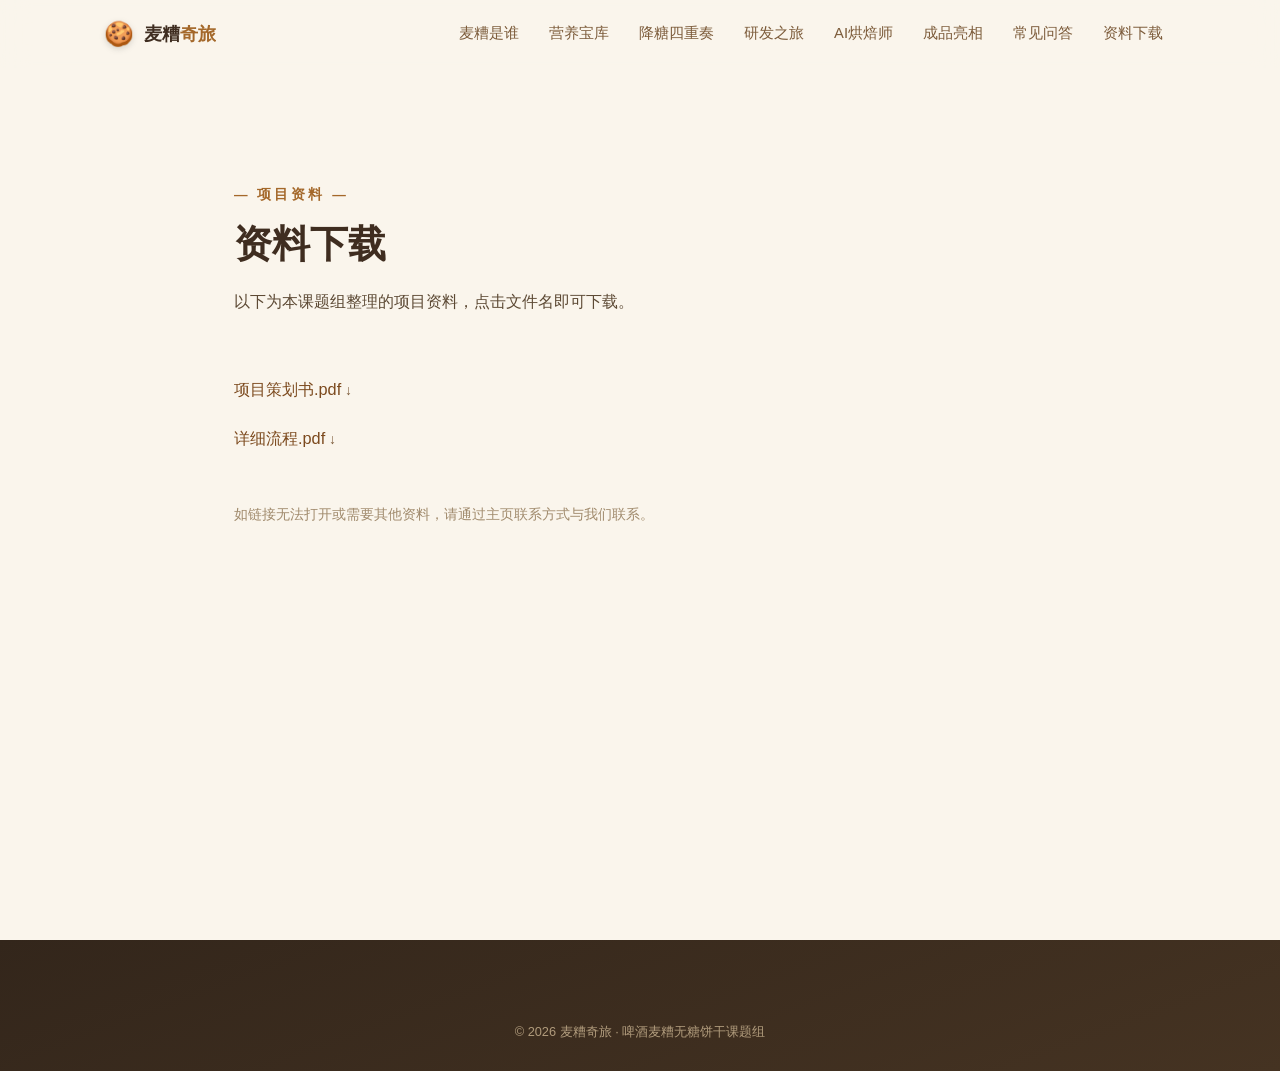
<file: download.html>
<!DOCTYPE html>
<html lang="zh-CN">
<head>
<meta charset="UTF-8">
<meta name="viewport" content="width=device-width, initial-scale=1.0, viewport-fit=cover">
<meta name="theme-color" content="#faf5ec">
<meta name="color-scheme" content="light">
<meta name="format-detection" content="telephone=no">
<title>资料下载 · 麦糟奇旅</title>
<meta name="description" content="麦糟奇旅课题组项目资料下载页：研究报告、实验数据、演示文稿等资料一键下载。">
<link rel="icon" href="data:image/svg+xml,<svg xmlns='http://www.w3.org/2000/svg' viewBox='0 0 100 100'><text y='.9em' font-size='90'>🍪</text></svg>">
<link rel="stylesheet" href="css/style.css">
</head>
<body>

<!-- ================= 顶部导航 ================= -->
<header class="navbar" id="navbar">
  <div class="nav-inner">
    <a class="brand" href="index.html">
      <span class="brand-icon" aria-hidden="true">🍪</span>
      <span class="brand-text">麦糟<em>奇旅</em></span>
    </a>
    <nav class="nav-links" id="navLinks" aria-label="主导航">
      <a href="index.html#background">麦糟是谁</a>
      <a href="index.html#nutrition">营养宝库</a>
      <a href="index.html#mechanism">降糖四重奏</a>
      <a href="index.html#journey">研发之旅</a>
      <a href="index.html#ai">AI烘焙师</a>
      <a href="index.html#product">成品亮相</a>
      <a href="index.html#faq">常见问答</a>
      <a href="download.html" class="nav-dl-link">资料下载</a>
    </nav>
    <button class="nav-toggle" id="navToggle" aria-label="打开菜单" aria-expanded="false">
      <span></span><span></span><span></span>
    </button>
  </div>
</header>

<!-- ================= 资料下载 ================= -->
<main class="dl-page">
  <section class="section">
    <div class="container container-narrow">
      <p class="section-tag">项目资料</p>
      <h1 class="section-title">资料下载</h1>
      <p class="section-lead">以下为本课题组整理的项目资料，点击文件名即可下载。</p>

      <!-- ============================================================
           使用说明：把每个 href="#" 替换为腾讯云 COS 文件链接即可，
           例如：href="https://存储桶名.cos.ap-guangzhou.myqcloud.com/报告.pdf"
           download 属性可保留，会提示浏览器直接下载而不是打开。
           需要新增资料时，复制一个 <li> 整行再修改名称与链接即可。
           ============================================================ -->
      <ul class="dl-list">
        <li>
          <a href="https://bsg-project-1375687844.cos.ap-nanjing.myqcloud.com/%E7%AD%96%E5%88%92%E4%B9%A6%281%29.pdf" download>项目策划书.pdf</a>
        </li>
        <li>
          <a href="https://bsg-project-1375687844.cos.ap-nanjing.myqcloud.com/%E8%AF%A6%E7%BB%86%E6%B5%81%E7%A8%8B%281%29.pdf" download>详细流程.pdf</a>
        </li>
      
      </ul>

      <p class="dl-note">如链接无法打开或需要其他资料，请通过主页联系方式与我们联系。</p>
    </div>
  </section>
</main>

<!-- ================= 页脚 ================= -->
<footer class="footer">
  <div class="container">
    <p class="footer-copy">© 2026 麦糟奇旅 · 啤酒麦糟无糖饼干课题组</p>
  </div>
</footer>

<button class="back-top" id="backTop" aria-label="返回顶部">↑</button>

<script src="js/main.js"></script>
</body>
</html>
</file>
<file: css/style.css>
/* ============================================================
   麦糟奇旅 · 啤酒麦糟无糖饼干科普网站
   主题：健康烘焙 · 琥珀焦糖暖色调
   ============================================================ */

:root {
  --primary: #a4682a;        /* 焦糖棕 */
  --primary-dark: #7c4a1e;
  --primary-light: #e8b45a;  /* 麦芽金 */
  --brown: #3f2d20;          /* 深棕文字 */
  --brown-soft: #7c5b3a;
  --cream: #faf5ec;          /* 米色背景 */
  --card: #fffdf8;
  --line: #eadfc9;
  --green: #7a9a4e;          /* 健康绿 */
  --teal: #3e8f8a;           /* 科学青 */
  --purple: #7a6ba8;         /* AI 紫 */
  --red: #c0605a;
  --radius: 18px;
  --shadow: 0 10px 30px rgba(94, 63, 22, 0.10);
  --shadow-lg: 0 18px 48px rgba(94, 63, 22, 0.16);
  --maxw: 1120px;
  --ease: cubic-bezier(.22, .8, .35, 1);
}

* { margin: 0; padding: 0; box-sizing: border-box; }

html { scroll-behavior: smooth; scroll-padding-top: 84px; }

body {
  /* 跨平台字体栈：macOS/iOS、Windows、Android、Linux 各得其所 */
  font-family: -apple-system, BlinkMacSystemFont, "Segoe UI", Roboto,
    "PingFang SC", "Hiragino Sans GB", "Microsoft YaHei", "Source Han Sans SC",
    "Noto Sans SC", "Helvetica Neue", Arial, sans-serif;
  background: var(--cream);
  color: var(--brown);
  line-height: 1.8;
  overflow-x: hidden;
  overflow-wrap: break-word;
  -webkit-text-size-adjust: 100%;
  text-size-adjust: 100%;
  -webkit-tap-highlight-color: transparent;
  -webkit-font-smoothing: antialiased;
  -moz-osx-font-smoothing: grayscale;
}

img { max-width: 100%; height: auto; display: block; }
a { color: var(--primary); text-decoration: none; }
strong, b { color: var(--primary-dark); }

.container { max-width: var(--maxw); margin: 0 auto; padding: 0 24px; }
.container-narrow { max-width: 860px; }

/* ================= 滚动浮现动画 ================= */
[data-reveal] {
  opacity: 0;
  transform: translateY(28px);
  transition: opacity .7s var(--ease), transform .7s var(--ease);
}
[data-reveal].revealed { opacity: 1; transform: none; }
@media (prefers-reduced-motion: reduce) {
  html { scroll-behavior: auto; }
  [data-reveal] { opacity: 1; transform: none; transition: none; }
}

/* ================= 导航 ================= */
.navbar {
  position: fixed;
  top: 0; left: 0; right: 0;
  z-index: 100;
  background: rgba(250, 245, 236, 0.86);
  backdrop-filter: blur(14px);
  -webkit-backdrop-filter: blur(14px);
  border-bottom: 1px solid transparent;
  transition: box-shadow .3s, border-color .3s, background .3s;
}
.navbar.scrolled { border-color: var(--line); box-shadow: 0 6px 24px rgba(94, 63, 22, .08); }

/* 不支持 backdrop-filter 的浏览器（老版 Firefox/IE 等）：改用高不透明度背景 */
@supports not ((backdrop-filter: blur(1px)) or (-webkit-backdrop-filter: blur(1px))) {
  .navbar { background: rgba(250, 245, 236, 0.97); }
  .nav-links { background: rgba(250, 245, 236, 0.99); }
}
.nav-inner {
  max-width: var(--maxw); margin: 0 auto; padding: 12px 24px;
  padding-left: calc(24px + env(safe-area-inset-left, 0px));
  padding-right: calc(24px + env(safe-area-inset-right, 0px));
  display: flex; align-items: center; justify-content: space-between; gap: 16px;
}
.brand { display: flex; align-items: center; gap: 10px; font-weight: 700; font-size: 1.15rem; color: var(--brown); min-width: 0; }
.brand-icon { font-size: 1.5rem; filter: drop-shadow(0 2px 3px rgba(0,0,0,.15)); flex-shrink: 0; }
.brand-text { overflow: hidden; text-overflow: ellipsis; white-space: nowrap; }
.brand-text em { font-style: normal; color: var(--primary); }
.nav-links { display: flex; gap: 4px; flex-wrap: wrap; }
.nav-links a {
  padding: 8px 13px; border-radius: 999px; font-size: .92rem; color: var(--brown-soft);
  transition: color .25s, background .25s;
}
.nav-links a:hover { color: var(--primary-dark); background: rgba(164, 104, 42, .09); }
.nav-links a.active { color: #fff; background: var(--primary); box-shadow: 0 4px 12px rgba(164, 104, 42, .35); }

.nav-toggle {
  display: none; flex-direction: column; gap: 5px; flex-shrink: 0;
  background: none; border: 0; cursor: pointer; padding: 8px;
}
.nav-toggle span {
  width: 24px; height: 2.5px; background: var(--brown); border-radius: 2px;
  transition: transform .3s var(--ease), opacity .3s;
}
.nav-toggle.open span:nth-child(1) { transform: translateY(7.5px) rotate(45deg); }
.nav-toggle.open span:nth-child(2) { opacity: 0; }
.nav-toggle.open span:nth-child(3) { transform: translateY(-7.5px) rotate(-45deg); }

/* ================= 首屏 ================= */
.hero {
  position: relative;
  min-height: 100vh;
  display: flex; align-items: center;
  padding: 120px 0 80px;
  background:
    radial-gradient(1100px 500px at 85% -10%, rgba(232, 180, 90, .30), transparent 60%),
    radial-gradient(900px 500px at -10% 110%, rgba(122, 154, 78, .18), transparent 60%),
    linear-gradient(180deg, #f7efdf 0%, var(--cream) 100%);
  overflow: hidden;
}
/* iOS Safari 地址栏收起后 100vh 偏大，用 svh 修正 */
@supports (min-height: 100svh) {
  .hero { min-height: 100svh; }
}
.hero-bg {
  position: absolute; inset: 0; pointer-events: none;
  background-image:
    radial-gradient(rgba(164, 104, 42, .10) 1.5px, transparent 1.5px);
  background-size: 26px 26px;
  mask-image: radial-gradient(1200px 700px at 60% 30%, #000 30%, transparent 75%);
  -webkit-mask-image: radial-gradient(1200px 700px at 60% 30%, #000 30%, transparent 75%);
}
.hero-inner {
  position: relative; max-width: var(--maxw); margin: 0 auto; padding: 0 24px;
  display: grid; grid-template-columns: 1.1fr .9fr; gap: 56px; align-items: center;
}
.hero-eyebrow {
  display: inline-block; padding: 6px 16px; margin-bottom: 22px;
  background: rgba(164, 104, 42, .12); color: var(--primary-dark);
  border: 1px solid rgba(164, 104, 42, .25);
  border-radius: 999px; font-size: .85rem; letter-spacing: 2px;
}
.hero-title { font-size: clamp(2.1rem, 4.6vw, 3.4rem); line-height: 1.25; font-weight: 800; }
.hero-accent {
  background: linear-gradient(100deg, var(--primary), #d99a3d 60%, var(--green));
  -webkit-background-clip: text; background-clip: text; color: transparent;
}
.hero-sub { margin: 24px 0 32px; font-size: 1.06rem; color: #5d4a35; max-width: 34em; }
.hero-actions { display: flex; gap: 14px; flex-wrap: wrap; }

.btn {
  display: inline-block; padding: 12px 26px; border-radius: 999px;
  font-size: .98rem; font-weight: 600; cursor: pointer; border: 2px solid transparent;
  transition: transform .25s var(--ease), box-shadow .25s, background .25s, color .25s;
}
.btn-primary {
  background: linear-gradient(120deg, var(--primary), #c07f37);
  color: #fff; box-shadow: 0 8px 22px rgba(164, 104, 42, .35);
}
.btn-primary:hover { transform: translateY(-3px); box-shadow: 0 14px 30px rgba(164, 104, 42, .42); color: #fff; }
.btn-ghost { border-color: rgba(164, 104, 42, .4); color: var(--primary-dark); background: transparent; }
.btn-ghost:hover { background: rgba(164, 104, 42, .08); transform: translateY(-3px); }

.hero-stats {
  list-style: none; display: grid; grid-template-columns: repeat(2, 1fr);
  gap: 14px 22px; margin-top: 44px; max-width: 34em;
}
.hero-stats li {
  background: rgba(255, 253, 248, .8); border: 1px solid var(--line);
  border-radius: 14px; padding: 12px 16px;
}
.hero-stats b { display: block; font-size: 1.5rem; color: var(--primary); font-variant-numeric: tabular-nums; }
.hero-stats span { font-size: .8rem; color: var(--brown-soft); }

.hero-figure { position: relative; }
.hero-figure img {
  border-radius: 24px; box-shadow: var(--shadow-lg);
  border: 6px solid #fff; transform: rotate(1.5deg);
  transition: transform .5s var(--ease);
}
.hero-figure:hover img { transform: rotate(0deg) scale(1.015); }
.hero-figure figcaption {
  margin-top: 14px; text-align: center; font-size: .85rem; color: var(--brown-soft);
}

.scroll-hint {
  position: absolute; left: 50%; bottom: 18px; transform: translateX(-50%);
  width: 42px; height: 42px; border-radius: 50%;
  display: flex; align-items: center; justify-content: center;
  border: 1.5px solid rgba(164, 104, 42, .45); color: var(--primary-dark);
  font-size: 1.2rem; animation: bob 2s infinite;
}
@keyframes bob { 0%,100% { transform: translate(-50%, 0); } 50% { transform: translate(-50%, 8px); } }

/* ================= 章节通用 ================= */
.section { padding: 96px 0; }
.section-alt { background: linear-gradient(180deg, #f4ecdc, var(--cream)); }
.section-tag {
  display: inline-block; margin-bottom: 12px;
  color: var(--primary); font-weight: 700; letter-spacing: 3px; font-size: .85rem;
}
.section-tag::before { content: "— "; }
.section-tag::after { content: " —"; }
.section-title { font-size: clamp(1.7rem, 3.4vw, 2.4rem); font-weight: 800; line-height: 1.3; margin-bottom: 18px; }
.section-lead { max-width: 46em; font-size: 1.02rem; color: #5d4a35; margin-bottom: 48px; }

/* ================= 卡片 ================= */
.grid-2 { display: grid; grid-template-columns: 1fr 1fr; gap: 24px; }
.card {
  background: var(--card); border: 1px solid var(--line); border-radius: var(--radius);
  padding: 28px 30px; box-shadow: var(--shadow);
}
.card-title { font-size: 1.15rem; margin-bottom: 14px; }
.card p + p { margin-top: 10px; }
.card-punch {
  padding: 10px 14px; border-left: 4px solid var(--primary-light);
  background: rgba(232, 180, 90, .12); border-radius: 0 10px 10px 0;
}
.card-warm { border-top: 4px solid var(--primary-light); }
.card-green { border-top: 4px solid var(--green); }
.card-teal { border-top: 4px solid var(--teal); }
.card-purple { border-top: 4px solid var(--purple); }

.fact-list { list-style: none; }
.fact-list li { padding: 10px 0; border-bottom: 1px dashed var(--line); font-size: .96rem; }
.fact-list li:last-child { border-bottom: 0; }
.fact-list b { color: var(--primary-dark); font-size: 1.05rem; margin-right: 2px; }

/* ================= 酿造流程 ================= */
.brew-flow {
  display: flex; align-items: stretch; justify-content: center; gap: 10px;
  margin: 48px 0; flex-wrap: wrap;
}
.flow-step {
  flex: 1 1 150px; max-width: 220px; text-align: center;
  background: var(--card); border: 1px solid var(--line); border-radius: 16px;
  padding: 20px 14px; box-shadow: var(--shadow);
}
.flow-emoji { font-size: 2rem; display: block; margin-bottom: 8px; }
.flow-step h4 { font-size: 1rem; margin-bottom: 4px; }
.flow-step p { font-size: .82rem; color: var(--brown-soft); }
.flow-step-star {
  border: 2px solid var(--primary-light);
  background: linear-gradient(160deg, #fff, #fdf3e0);
  animation: glow 2.6s infinite;
}
@keyframes glow {
  0%,100% { box-shadow: 0 0 0 rgba(232, 180, 90, 0); }
  50% { box-shadow: 0 0 26px rgba(232, 180, 90, .55); }
}
.flow-arrow {
  align-self: center; font-size: 1.5rem; color: var(--primary);
  font-weight: 700; padding: 0 2px;
}
.flow-arrow-split { color: var(--green); }

/* ================= 双栏横带 ================= */
.split-band {
  display: grid; grid-template-columns: 1.15fr .85fr; gap: 30px;
  margin-top: 48px; background: var(--card); border: 1px solid var(--line);
  border-radius: var(--radius); padding: 30px; box-shadow: var(--shadow);
}
.split-band-text h3 { margin-bottom: 12px; font-size: 1.15rem; }
.split-band-text p + p { margin-top: 10px; }
.split-band-chart { display: flex; align-items: center; justify-content: center; min-height: 260px; }
.split-band-chart canvas { width: 100%; max-width: 420px; }

/* ================= 营养宝库 ================= */
.nutrition-layout { display: grid; grid-template-columns: 1.05fr .95fr; gap: 28px; align-items: start; }
.chart-box {
  background: var(--card); border: 1px solid var(--line); border-radius: var(--radius);
  padding: 24px; box-shadow: var(--shadow); position: sticky; top: 96px;
}
.chart-title { font-size: 1rem; margin-bottom: 16px; color: var(--primary-dark); }
.chart-note { font-size: .78rem; color: #a08a6c; margin-top: 10px; }
#nutritionChart { width: 100%; }
.nutrition-cards { display: grid; grid-template-columns: 1fr 1fr; gap: 18px; }
.mini-card {
  background: var(--card); border: 1px solid var(--line); border-radius: 16px;
  padding: 20px; box-shadow: var(--shadow); transition: transform .3s var(--ease), box-shadow .3s;
}
.mini-card:hover { transform: translateY(-5px); box-shadow: var(--shadow-lg); }
.mini-emoji { font-size: 1.7rem; display: inline-block; margin-bottom: 8px; }
.mini-card h4 { font-size: .98rem; margin-bottom: 8px; color: var(--primary-dark); }
.mini-card p { font-size: .88rem; color: #5d4a35; }

/* ================= 机制四重奏 ================= */
.mech-tabs { background: var(--card); border: 1px solid var(--line); border-radius: var(--radius); box-shadow: var(--shadow); overflow: hidden; }
.mech-tab-list { display: grid; grid-template-columns: repeat(4, 1fr); }
.mech-tab {
  padding: 16px 8px; background: #f4ead6; border: none; border-right: 1px solid var(--line);
  font-size: .95rem; font-weight: 700; color: var(--brown-soft); cursor: pointer;
  transition: background .25s, color .25s; line-height: 1.4;
}
.mech-tab:last-child { border-right: none; }
.mech-tab small { font-weight: 500; font-size: .8em; }
.mech-tab:hover { background: #efdfc2; }
.mech-tab.is-active { background: linear-gradient(140deg, var(--primary), #bd7c34); color: #fff; }
.mech-panel { display: none; padding: 30px 32px; animation: fadeIn .45s var(--ease); }
.mech-panel.is-active { display: block; }
@keyframes fadeIn { from { opacity: 0; transform: translateY(10px); } to { opacity: 1; transform: none; } }
.mech-panel-grid { display: grid; grid-template-columns: 1.15fr .85fr; gap: 28px; align-items: center; }
.mech-panel h3 { font-size: 1.2rem; margin-bottom: 12px; color: var(--primary-dark); }
.mech-panel p + p { margin-top: 10px; }
.mech-visual { background: #fbf6ea; border: 1px dashed var(--line); border-radius: 16px; padding: 14px; }
.mech-visual canvas { width: 100%; }
.mech-visual-svg svg { width: 100%; height: auto; }

/* 证据带 */
.evidence-band { margin-top: 48px; background: var(--card); border: 1px solid var(--line); border-radius: var(--radius); padding: 30px; box-shadow: var(--shadow); }
.evidence-band h3 { margin-bottom: 20px; }
.evidence-track { display: grid; grid-template-columns: repeat(4, 1fr); gap: 12px; margin-bottom: 18px; }
.evidence-step {
  border-radius: 14px; padding: 14px; text-align: center; border: 1.5px solid var(--line); background: #fbf6ea;
}
.evidence-step b { display: block; font-size: .98rem; margin-bottom: 4px; }
.evidence-step span { font-size: .78rem; color: var(--brown-soft); }
.evidence-step.done { border-color: rgba(122, 154, 78, .6); background: #f2f6e8; }
.evidence-step.done b { color: var(--green); }
.evidence-step.doing { border-color: rgba(232, 180, 90, .8); background: #fdf3dd; }
.evidence-step.doing b { color: #b57e17; }
.evidence-step.todo { opacity: .75; }
.evidence-step.todo b { color: #9a8b74; }
.evidence-note { font-size: .92rem; color: #5d4a35; }

/* ================= 时间线 ================= */
.timeline { list-style: none; position: relative; padding-left: 66px; }
.timeline::before {
  content: ""; position: absolute; left: 24px; top: 8px; bottom: 8px; width: 3px;
  background: linear-gradient(180deg, var(--primary-light), var(--primary), var(--green));
  border-radius: 3px;
}
.tl-item { position: relative; margin-bottom: 40px; }
.tl-item:last-child { margin-bottom: 0; }
.tl-marker {
  position: absolute; left: -66px; top: 0;
  width: 48px; height: 48px; border-radius: 50%;
  background: linear-gradient(140deg, var(--primary), #c07f37); color: #fff;
  display: flex; align-items: center; justify-content: center;
  font-weight: 800; font-size: 1.15rem;
  box-shadow: 0 6px 16px rgba(164, 104, 42, .35); border: 4px solid var(--cream);
}
.tl-body {
  background: var(--card); border: 1px solid var(--line); border-radius: var(--radius);
  padding: 24px 28px; box-shadow: var(--shadow);
  transition: transform .3s var(--ease);
}
.tl-body:hover { transform: translateX(6px); }
.tl-body h3 { font-size: 1.12rem; color: var(--primary-dark); margin-bottom: 6px; }
.tl-meta { display: inline-block; font-size: .8rem; color: var(--teal); background: rgba(62, 143, 138, .1); border-radius: 999px; padding: 3px 12px; margin-bottom: 10px; }
.tl-body p { font-size: .95rem; color: #5d4a35; }

/* ================= AI 章节 ================= */
.ai-net-wrap {
  margin: 40px 0; background: var(--card); border: 1px solid var(--line);
  border-radius: var(--radius); padding: 26px; box-shadow: var(--shadow);
  text-align: center;
}
#bpNetSvg { width: 100%; max-width: 640px; height: auto; }
#bpNetSvg .bp-edge { stroke: #d9c5a5; stroke-width: 1; }
#bpNetSvg .bp-edge.pulse { stroke: var(--primary); stroke-width: 1.8; animation: edgeGlow 1.4s infinite; }
@keyframes edgeGlow { 0%,100% { opacity: .35; } 50% { opacity: 1; } }
#bpNetSvg .bp-node { fill: #fff; stroke: var(--primary); stroke-width: 2; }
#bpNetSvg .bp-node-out { stroke: var(--teal); fill: #e9f4f3; }
#bpNetSvg .bp-label { font-size: 12px; fill: var(--brown-soft); }
#bpNetSvg .bp-val { font-size: 13px; font-weight: 700; fill: var(--primary-dark); }

.score-band {
  display: grid; grid-template-columns: .8fr 1.2fr; gap: 28px; align-items: center;
  background: var(--card); border: 1px solid var(--line); border-radius: var(--radius);
  padding: 28px; box-shadow: var(--shadow); margin-bottom: 40px;
}
.score-band-chart { display: flex; justify-content: center; }
.score-band-chart canvas { width: 100%; max-width: 300px; }
.score-band-text h3 { margin-bottom: 12px; }

/* ================= 配方实验室 ================= */
.lab {
  background: linear-gradient(160deg, #33261b, #4a3524 60%, #3d2b1f);
  border-radius: 24px; padding: 36px 34px; color: #f2e7d5;
  box-shadow: var(--shadow-lg);
}
.lab-title { font-size: 1.4rem; margin-bottom: 8px; color: #ffe9c4; }
.lab-sub { font-size: .92rem; color: #d8c4a5; margin-bottom: 26px; max-width: 46em; }
.lab-grid { display: grid; grid-template-columns: 1fr 1fr; gap: 30px; }
.lab-slider { display: block; margin-bottom: 22px; }
.lab-slider-head { display: flex; justify-content: space-between; margin-bottom: 8px; font-size: .95rem; }
.lab-slider-head output { color: var(--primary-light); font-weight: 700; font-variant-numeric: tabular-nums; }
.lab-slider input[type="range"] {
  width: 100%; height: 6px; appearance: none; -webkit-appearance: none;
  background: linear-gradient(90deg, var(--primary-light), #8a6a3f);
  border-radius: 6px; outline: none; cursor: pointer;
}
.lab-slider input[type="range"]::-webkit-slider-thumb {
  appearance: none; -webkit-appearance: none;
  width: 22px; height: 22px; border-radius: 50%;
  background: radial-gradient(circle at 35% 35%, #ffe9c4, var(--primary-light));
  border: 2px solid #fff3; box-shadow: 0 3px 10px rgba(0, 0, 0, .4);
  transition: transform .2s;
}
.lab-slider input[type="range"]::-webkit-slider-thumb:hover { transform: scale(1.15); }
.lab-slider input[type="range"]::-moz-range-thumb {
  width: 20px; height: 20px; border-radius: 50%;
  background: var(--primary-light); border: 2px solid #fff3; cursor: pointer;
}
.lab-buttons { display: flex; gap: 12px; flex-wrap: wrap; margin-top: 6px; }
.lab .btn-primary { background: linear-gradient(120deg, var(--primary-light), #d99a3d); color: #33261b; box-shadow: 0 8px 20px rgba(0, 0, 0, .3); }
.lab .btn-primary:hover { color: #33261b; }
.lab .btn-ghost { border-color: rgba(232, 180, 90, .5); color: #ffe9c4; }
.lab .btn-ghost:hover { background: rgba(232, 180, 90, .12); color: #ffe9c4; }
.lab-hint { margin-top: 16px; font-size: .82rem; color: #c4ad8b; }

.lab-results { display: flex; flex-direction: column; gap: 16px; }
.lab-gauge { align-self: center; width: 100%; max-width: 260px; }
.lab-gauge svg { width: 100%; height: auto; }
.lab-bars { display: flex; flex-direction: column; gap: 10px; }
.lab-bar-row {
  display: grid; grid-template-columns: 110px 1fr 64px; align-items: center; gap: 10px;
  font-size: .85rem;
}
.lab-bar { height: 12px; background: rgba(255, 255, 255, .12); border-radius: 8px; overflow: hidden; }
.lab-bar i {
  display: block; height: 100%; width: 0;
  background: linear-gradient(90deg, var(--primary-light), #ffd98a);
  border-radius: 8px; transition: width .5s var(--ease);
}
.lab-bar-rev .lab-bar i { background: linear-gradient(90deg, #6fae6f, #a9d18e); }
.lab-bar-row output { text-align: right; font-variant-numeric: tabular-nums; color: #ffe9c4; font-weight: 700; }
.lab-verdict {
  font-size: .9rem; color: #f2e7d5; background: rgba(255, 255, 255, .07);
  border-left: 4px solid var(--primary-light); border-radius: 0 10px 10px 0; padding: 10px 14px;
  min-height: 3.2em;
}

/* ================= 产品 ================= */
.product-layout { display: grid; grid-template-columns: .9fr 1.1fr; gap: 36px; align-items: start; margin-bottom: 56px; }
.product-figure { position: sticky; top: 96px; }
.product-figure img {
  border-radius: 22px; border: 6px solid #fff; box-shadow: var(--shadow-lg);
  transform: rotate(-1.5deg); transition: transform .5s var(--ease);
}
.product-figure:hover img { transform: rotate(0); }
.product-figure figcaption { margin-top: 12px; text-align: center; font-size: .85rem; color: var(--brown-soft); }
.feature-grid { display: grid; grid-template-columns: 1fr 1fr; gap: 16px; }
.feature {
  background: var(--card); border: 1px solid var(--line); border-radius: 16px;
  padding: 18px 20px; box-shadow: var(--shadow); transition: transform .3s var(--ease);
}
.feature:hover { transform: translateY(-4px); }
.feature span { font-size: 1.5rem; }
.feature h4 { font-size: .98rem; margin: 6px 0; color: var(--primary-dark); }
.feature p { font-size: .85rem; color: #5d4a35; }
.result-band {
  margin-top: 22px; background: linear-gradient(140deg, #f2f6e8, #eaf2df);
  border: 1px solid rgba(122, 154, 78, .4); border-radius: 16px; padding: 20px 24px;
}
.result-band h4 { color: var(--green); margin-bottom: 8px; }
.result-band p { font-size: .92rem; color: #4a5a3a; }

.future-grid { display: grid; grid-template-columns: repeat(4, 1fr); gap: 18px; }
.future-card {
  background: var(--card); border: 1px solid var(--line); border-radius: 16px;
  padding: 22px; box-shadow: var(--shadow); transition: transform .3s var(--ease);
}
.future-card:hover { transform: translateY(-6px); box-shadow: var(--shadow-lg); }
.future-emoji { font-size: 1.8rem; display: inline-block; margin-bottom: 10px; }
.future-card h4 { font-size: 1rem; margin-bottom: 8px; color: var(--primary-dark); }
.future-card p { font-size: .86rem; color: #5d4a35; }

/* ================= FAQ ================= */
.faq-list { display: flex; flex-direction: column; gap: 14px; }
.faq-item {
  background: var(--card); border: 1px solid var(--line); border-radius: 16px;
  box-shadow: var(--shadow); overflow: hidden; transition: border-color .3s;
}
.faq-item[open] { border-color: rgba(164, 104, 42, .45); }
.faq-item summary {
  list-style: none; cursor: pointer; padding: 18px 56px 18px 22px;
  font-weight: 700; font-size: 1rem; position: relative; user-select: none;
}
.faq-item summary::-webkit-details-marker { display: none; }
.faq-plus {
  position: absolute; right: 18px; top: 50%; transform: translateY(-50%);
  width: 26px; height: 26px; border-radius: 50%;
  background: rgba(164, 104, 42, .12); transition: transform .35s var(--ease), background .35s;
}
.faq-plus::before, .faq-plus::after {
  content: ""; position: absolute; left: 50%; top: 50%;
  width: 12px; height: 2px; background: var(--primary-dark);
  transform: translate(-50%, -50%); border-radius: 2px; transition: transform .35s var(--ease);
}
.faq-plus::after { transform: translate(-50%, -50%) rotate(90deg); }
.faq-item[open] .faq-plus { background: var(--primary); }
.faq-item[open] .faq-plus::before,
.faq-item[open] .faq-plus::after { background: #fff; }
.faq-item[open] .faq-plus::after { transform: translate(-50%, -50%) rotate(0deg); }
.faq-body { padding: 0 22px 20px; animation: fadeIn .4s var(--ease); }
.faq-body p { font-size: .94rem; color: #5d4a35; }

/* ================= 资料下载页 ================= */
.dl-page { padding-top: 84px; min-height: 100vh; }
.dl-list { list-style: none; margin: 0; }
.dl-list li { padding: 10px 0; font-size: 1.02rem; }
.dl-list a { color: var(--primary-dark); }
.dl-list a::after { content: " ↓"; color: var(--brown-soft); font-size: .85em; }
.dl-list a:hover { color: var(--primary); text-decoration: underline; }
.dl-note { margin-top: 40px; font-size: .85rem; color: #a08a6c; }

/* ================= 页脚 ================= */
.footer {
  background: linear-gradient(160deg, #33261b, #453322);
  color: #d8c4a5; padding: 56px 0 28px; margin-top: 40px;
}
.footer-grid { display: grid; grid-template-columns: 1.4fr 1fr 1fr 1.4fr; gap: 30px; padding-bottom: 30px; border-bottom: 1px solid rgba(255, 255, 255, .1); }
.footer .brand { color: #ffe9c4; margin-bottom: 12px; }
.footer .brand-text em { color: var(--primary-light); }
.footer-brand p { font-size: .88rem; }
.footer-col h5 { color: #ffe9c4; margin-bottom: 12px; font-size: .95rem; }
.footer-col a { display: block; color: #d8c4a5; font-size: .88rem; padding: 4px 0; transition: color .25s, transform .25s; }
.footer-col a:hover { color: #ffd98a; transform: translateX(4px); }
.footer-disclaimer p { font-size: .8rem; color: #b09b7c; }
.footer-copy { text-align: center; font-size: .8rem; color: #b09b7c; padding-top: 24px; }

/* ================= 返回顶部 ================= */
.back-top {
  position: fixed; right: 26px; bottom: 30px; z-index: 90;
  right: calc(26px + env(safe-area-inset-right, 0px));
  bottom: calc(30px + env(safe-area-inset-bottom, 0px));
  width: 46px; height: 46px; border-radius: 50%; border: none;
  background: linear-gradient(140deg, var(--primary), #c07f37); color: #fff;
  font-size: 1.2rem; cursor: pointer; box-shadow: 0 8px 22px rgba(164, 104, 42, .4);
  opacity: 0; visibility: hidden; transform: translateY(16px);
  transition: opacity .35s, transform .35s, visibility .35s;
}
.back-top.show { opacity: 1; visibility: visible; transform: none; }
.back-top:hover { transform: translateY(-4px); }

/* ================= 响应式 ================= */
@media (max-width: 980px) {
  .hero-inner { grid-template-columns: 1fr; gap: 40px; }
  .hero-figure { max-width: 560px; }
  .hero { padding-top: 110px; }
  .grid-2, .nutrition-layout, .mech-panel-grid, .split-band,
  .score-band, .lab-grid, .product-layout { grid-template-columns: 1fr; }
  .chart-box { position: static; }
  .product-figure { position: static; max-width: 480px; margin: 0 auto; }
  .future-grid { grid-template-columns: 1fr 1fr; }
  .footer-grid { grid-template-columns: 1fr 1fr; }
  .evidence-track { grid-template-columns: 1fr 1fr; }
}

@media (max-width: 760px) {
  .nav-toggle { display: flex; }
  .nav-links {
    position: fixed; top: 62px; left: 0; right: 0;
    flex-direction: column; gap: 0;
    background: rgba(250, 245, 236, .98); backdrop-filter: blur(10px);
    border-bottom: 1px solid var(--line);
    max-height: 0; overflow: hidden; transition: max-height .4s var(--ease);
  }
  .nav-links.open { max-height: 480px; box-shadow: 0 20px 40px rgba(94, 63, 22, .15); }
  .nav-links a { padding: 14px 24px; border-radius: 0; border-bottom: 1px solid rgba(234, 223, 201, .6); }
  .mech-tab-list { grid-template-columns: 1fr 1fr; }
  .mech-tab { border-bottom: 1px solid var(--line); }
  .mech-panel { padding: 22px 18px; }
  .nutrition-cards { grid-template-columns: 1fr; }
  .feature-grid { grid-template-columns: 1fr; }
  .timeline { padding-left: 54px; }
  .timeline::before { left: 18px; }
  .tl-marker { left: -54px; width: 40px; height: 40px; font-size: 1rem; }
  .section { padding: 64px 0; }
  .hero-stats { grid-template-columns: 1fr 1fr; gap: 10px 12px; }
  .lab { padding: 24px 18px; }
  .lab-bar-row { grid-template-columns: 96px 1fr 58px; }
  .split-band, .card, .evidence-band, .score-band { padding: 22px 18px; }
  .flow-step { flex: 1 1 130px; }
}

@media (max-width: 480px) {
  .future-grid, .evidence-track, .footer-grid { grid-template-columns: 1fr; }
  .hero-stats { grid-template-columns: 1fr; }
  .hero-actions .btn { width: 100%; text-align: center; }
}

/* ================= 仪表盘标注自适应 ================= */
@media (max-width: 520px) {
  .gauge-caption { font-size: 10px; }
}

/* ================= 超宽屏与大桌面 ================= */
@media (min-width: 1600px) { :root { --maxw: 1240px; } }
@media (min-width: 2000px) { :root { --maxw: 1400px; } }

/* ================= 平板竖屏（761–1024px） ================= */
@media (min-width: 761px) and (max-width: 1024px) {
  .section { padding: 80px 0; }
  .nutrition-layout { grid-template-columns: 1fr; }
  .nutrition-cards { grid-template-columns: 1fr 1fr; }
  .future-grid { grid-template-columns: 1fr 1fr; }
  .product-layout { grid-template-columns: 1fr; }
  .product-figure { position: static; max-width: 520px; margin: 0 auto; }
}

/* ================= 手机横屏 / 矮窗口 ================= */
@media (max-width: 1024px) and (max-height: 560px) and (orientation: landscape) {
  .hero { min-height: auto; padding: 96px 0 48px; }
  .hero-inner { grid-template-columns: 1.1fr .9fr; gap: 32px; }
  .hero-stats { grid-template-columns: repeat(4, 1fr); margin-top: 26px; max-width: none; }
  .hero-stats b { font-size: 1.15rem; }
  .hero-stats span { font-size: .72rem; }
  .scroll-hint { display: none; }
  .section { padding: 56px 0; }
  .section-lead { margin-bottom: 32px; }
}

/* ================= 触屏设备（无悬停） ================= */
@media (hover: none) {
  .btn { min-height: 48px; display: inline-flex; align-items: center; justify-content: center; }
  .nav-links a { padding: 12px 14px; }
  .mech-tab { min-height: 56px; }
  .faq-item summary { min-height: 56px; display: flex; align-items: center; padding-right: 58px; }
  .faq-plus { right: 16px; }
  .mini-card:hover, .feature:hover, .future-card:hover,
  .tl-body:hover, .hero-figure:hover img, .product-figure:hover img { transform: none; }
  .back-top { width: 52px; height: 52px; }
  .lab-slider input[type="range"] { height: 10px; }
  .lab-slider input[type="range"]::-webkit-slider-thumb { width: 28px; height: 28px; }
  .lab-slider input[type="range"]::-moz-range-thumb { width: 26px; height: 26px; }
}

/* ================= 小屏手机（≤400px，iPhone SE / 安卓小屏） ================= */
@media (max-width: 400px) {
  .container { padding: 0 16px; }
  .nav-inner { padding-top: 10px; padding-bottom: 10px; }
  .brand-text { font-size: 1.05rem; }
  .hero { padding: 92px 0 60px; }
  .hero-title { font-size: 1.75rem; }
  .hero-stats b { font-size: 1.25rem; }
  .section { padding: 56px 0; }
  .section-title { font-size: 1.5rem; }
  .section-lead { font-size: .95rem; margin-bottom: 32px; }
  .card { padding: 20px 18px; }
  .split-band, .evidence-band, .score-band { padding: 20px 16px; }
  .mech-panel { padding: 20px 16px; }
  .mech-panel-grid { gap: 18px; }
  .mech-tab { font-size: .84rem; }
  .tl-body { padding: 18px 16px; }
  .lab { padding: 20px 14px; border-radius: 18px; }
  .lab-bar-row { grid-template-columns: 84px 1fr 52px; font-size: .78rem; }
  .lab-slider-head { font-size: .88rem; }
  .footer-grid { gap: 22px; }
  .flow-arrow { display: none; }
  .flow-step { flex: 1 1 100%; max-width: none; }
}

/* ================= 打印友好 ================= */
@media print {
  .navbar, .back-top, .scroll-hint, .lab { display: none; }
  body { background: #fff; }
}
</file>
